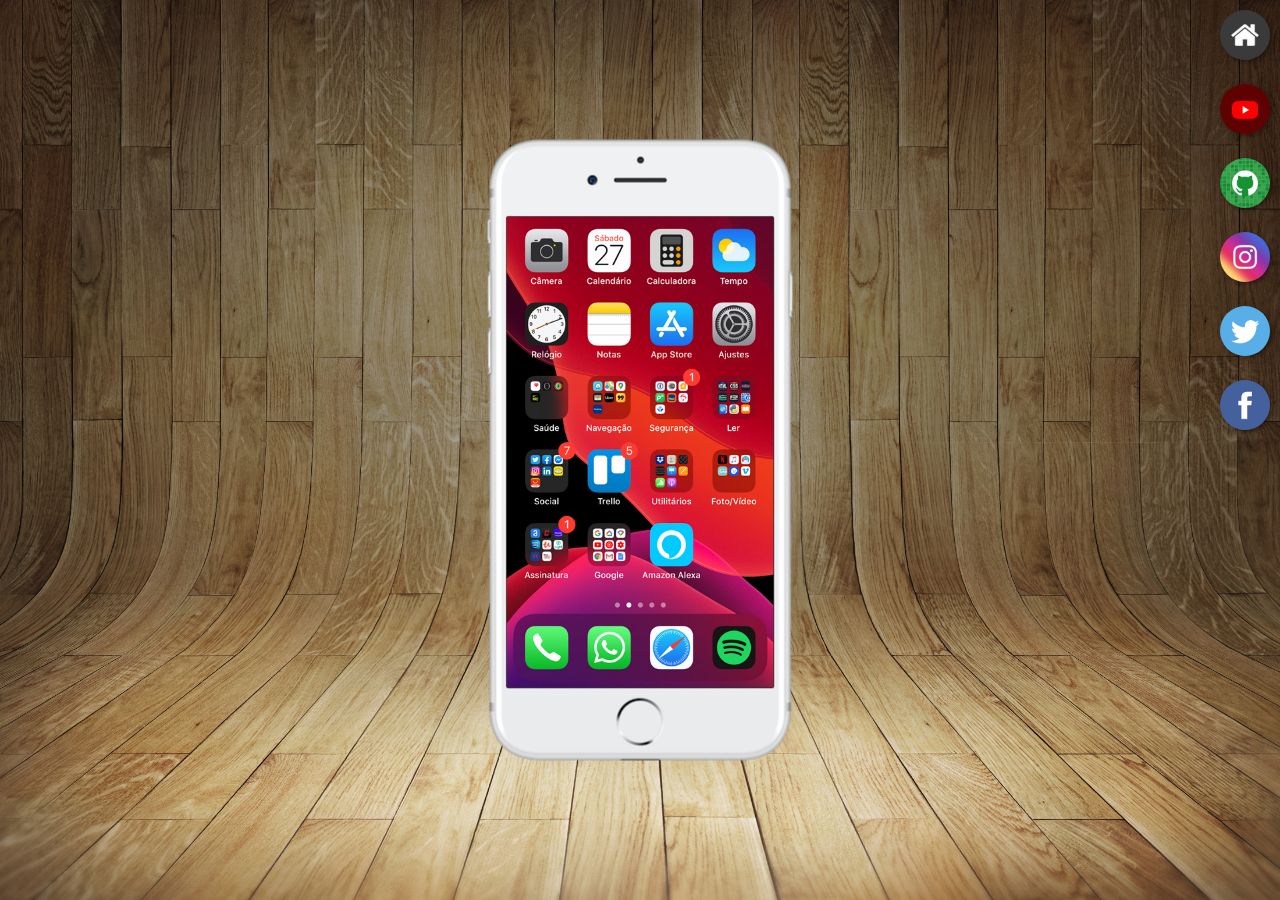
<file: index.html>
<!DOCTYPE html>
<html lang="pt-br">
<head>
    <meta charset="UTF-8">
    <meta name="viewport" content="width=device-width, initial-scale=1.0">
    <link rel="shortcut icon" href="favicon.ico" type="image/x-icon">
    <link rel="stylesheet" href="estilos/style.css">

    <title>Projeto Redes Sociais</title>
</head>
<body>
    <main>
        <section id="telefone">
            <iframe src="home.html" name="tela" id="tela" frameborder="0"> Seu navegador não é compatível com isso...
            </iframe>

        </section>

        <section id="redes-sociais">
            <a href="home.html" target="tela"><img src="imagens/logo-home.jpg" alt="Home"></a><br>

            <a href="youtube.html" target="tela"><img src="imagens/logo-youtube.jpg" alt="Youtube"></a><br>

            <a href="github.html" target="tela"><img src="imagens/logo-github.jpg" alt="GitHub"></a><br>

            <a href="instagram.html" target="tela"><img src="imagens/logo-instagram.jpg" alt="Instagram"></a><br>

            <a href="twitter.html" target="tela"><img src="imagens/logo-twitter.jpg" alt="Twitter"></a><br>
            
            <a href="facebook.html" target="tela"><img src="imagens/logo-facebook.jpg" alt="Facebook"></a>
            

        </section>
    </main>
    
</body>
</html>
</file>
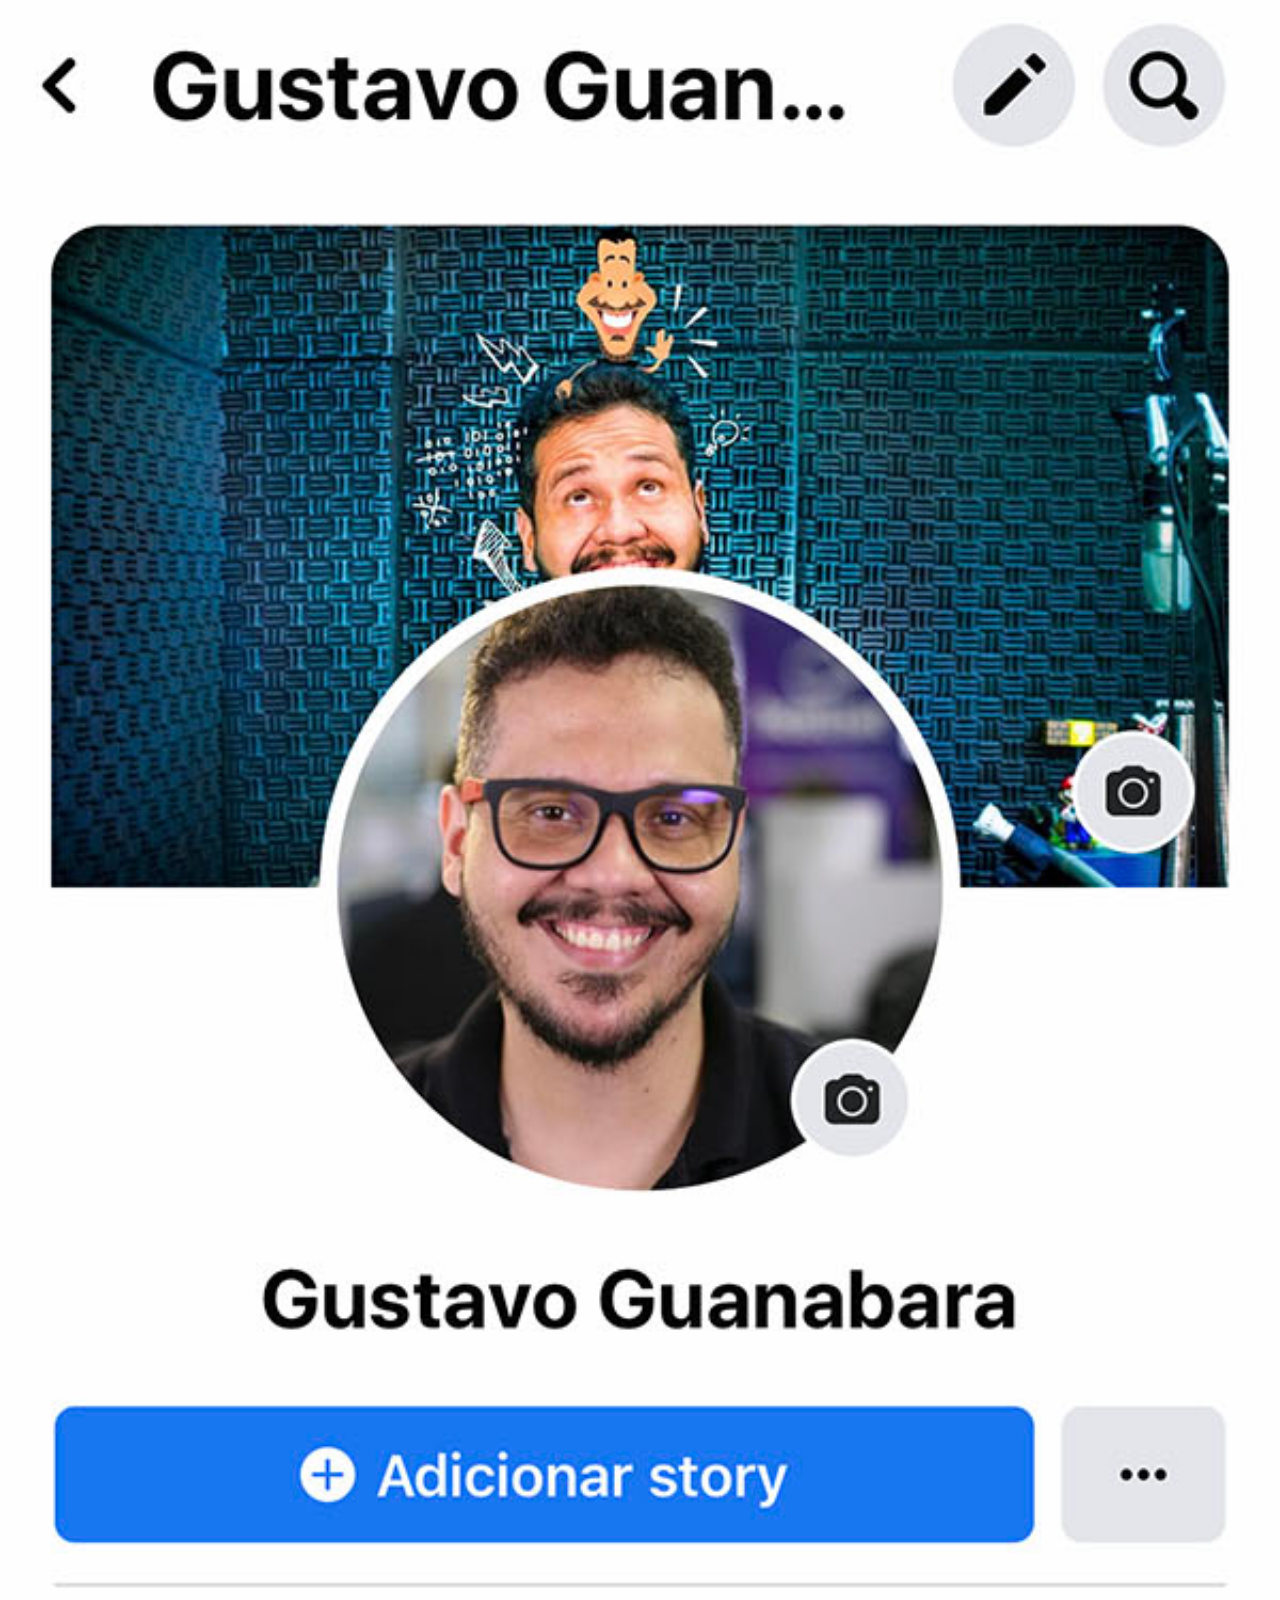
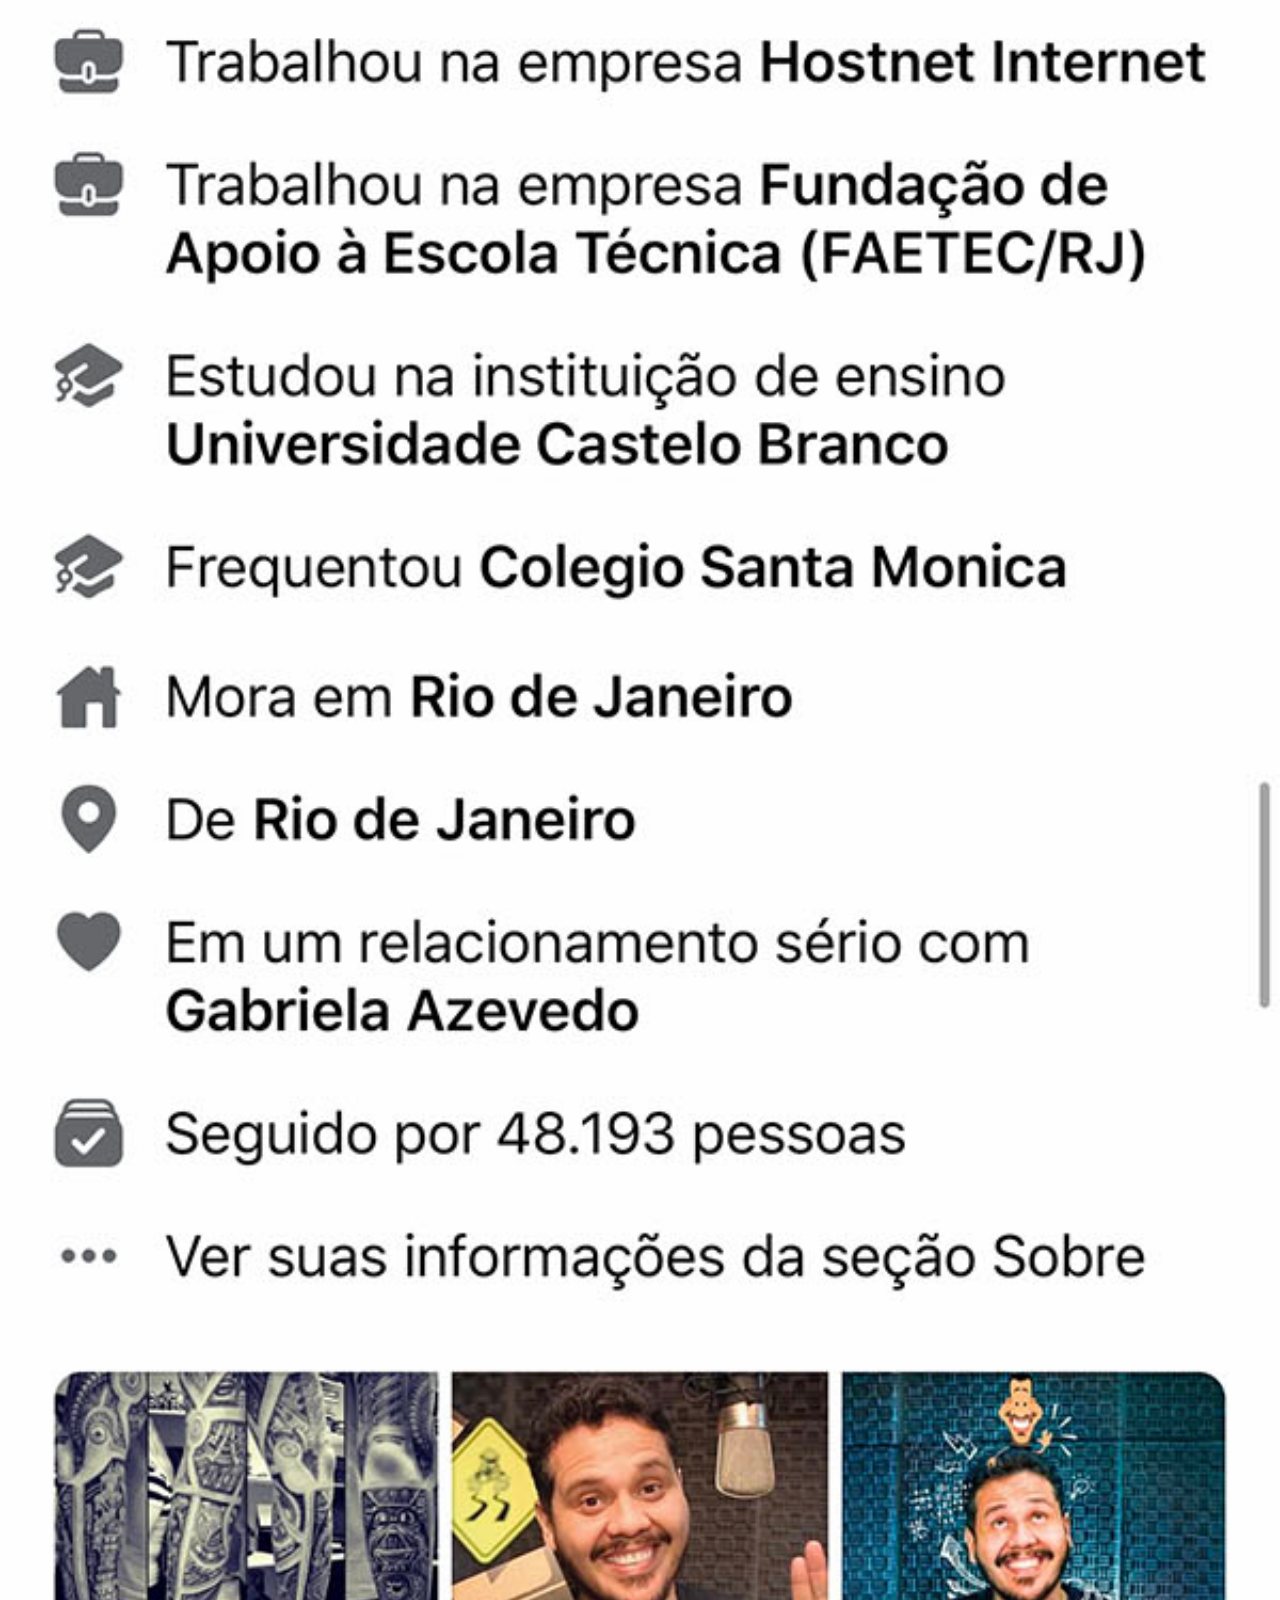
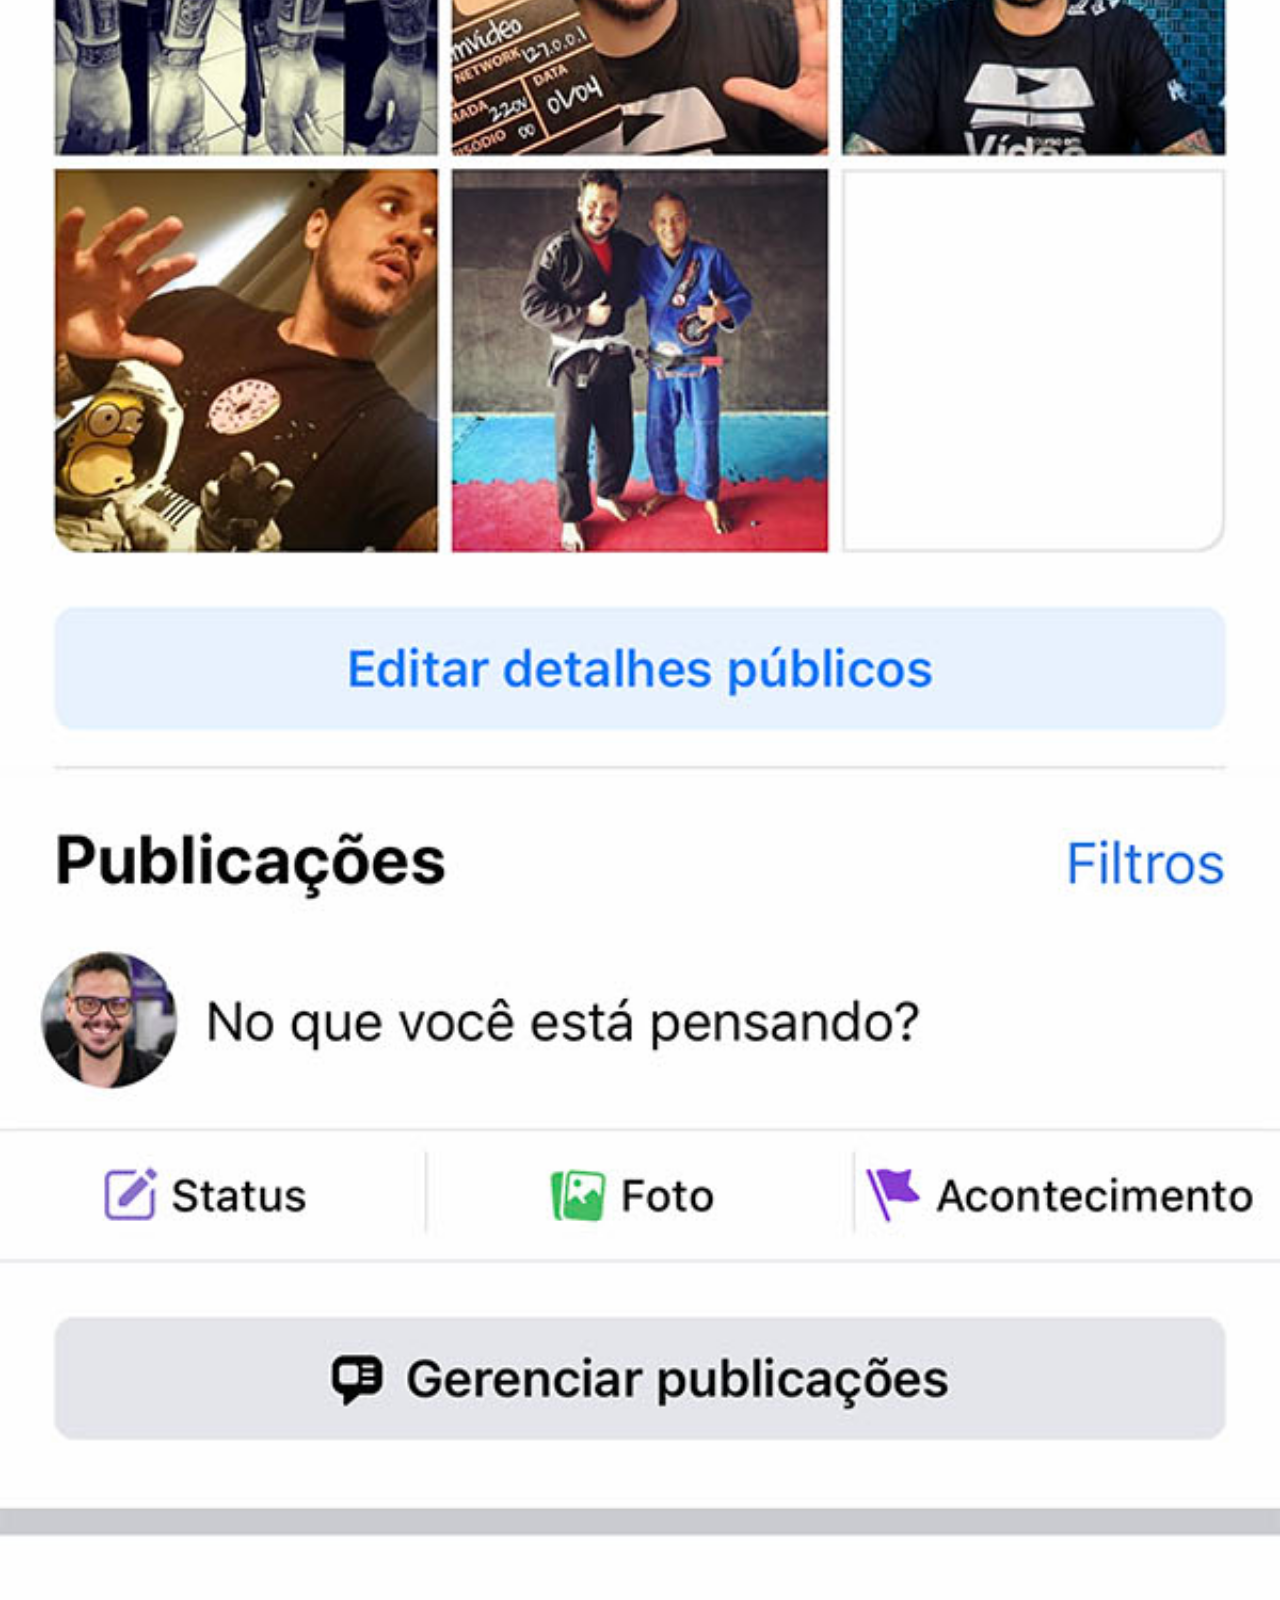
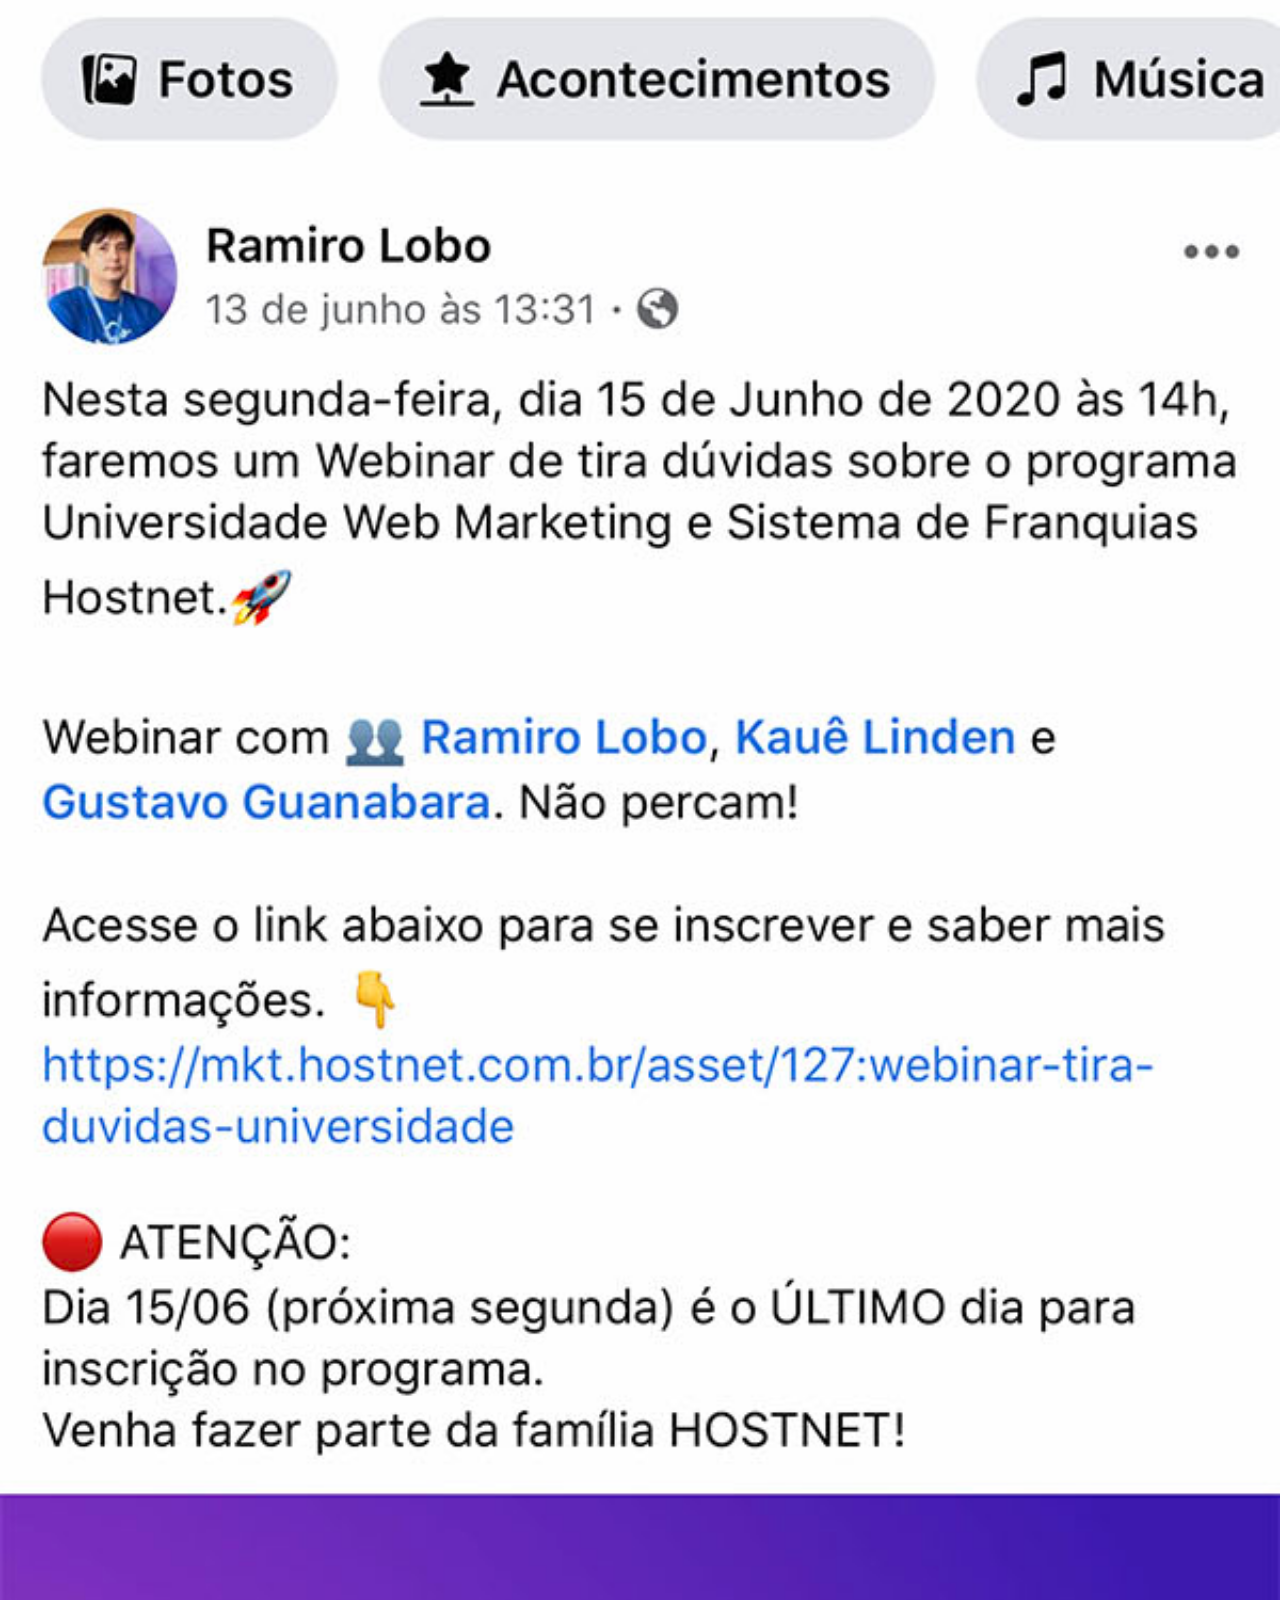
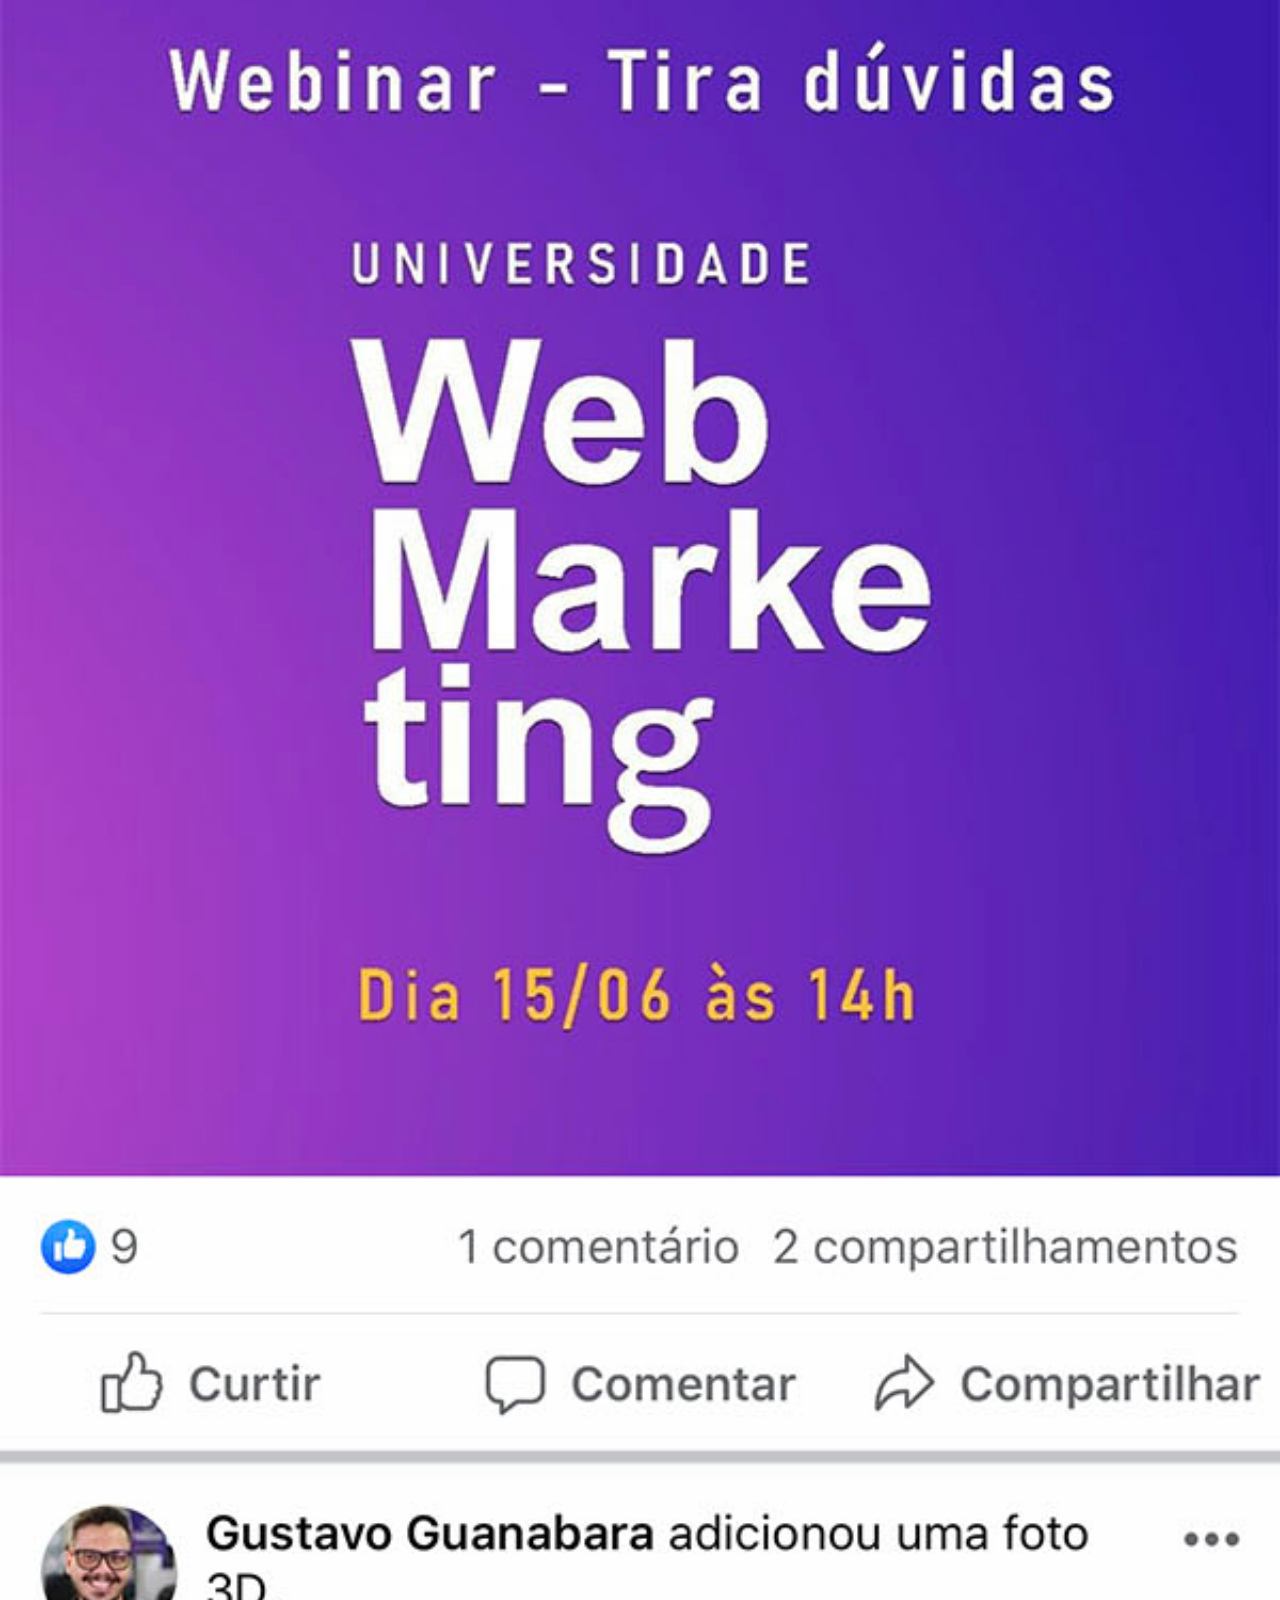
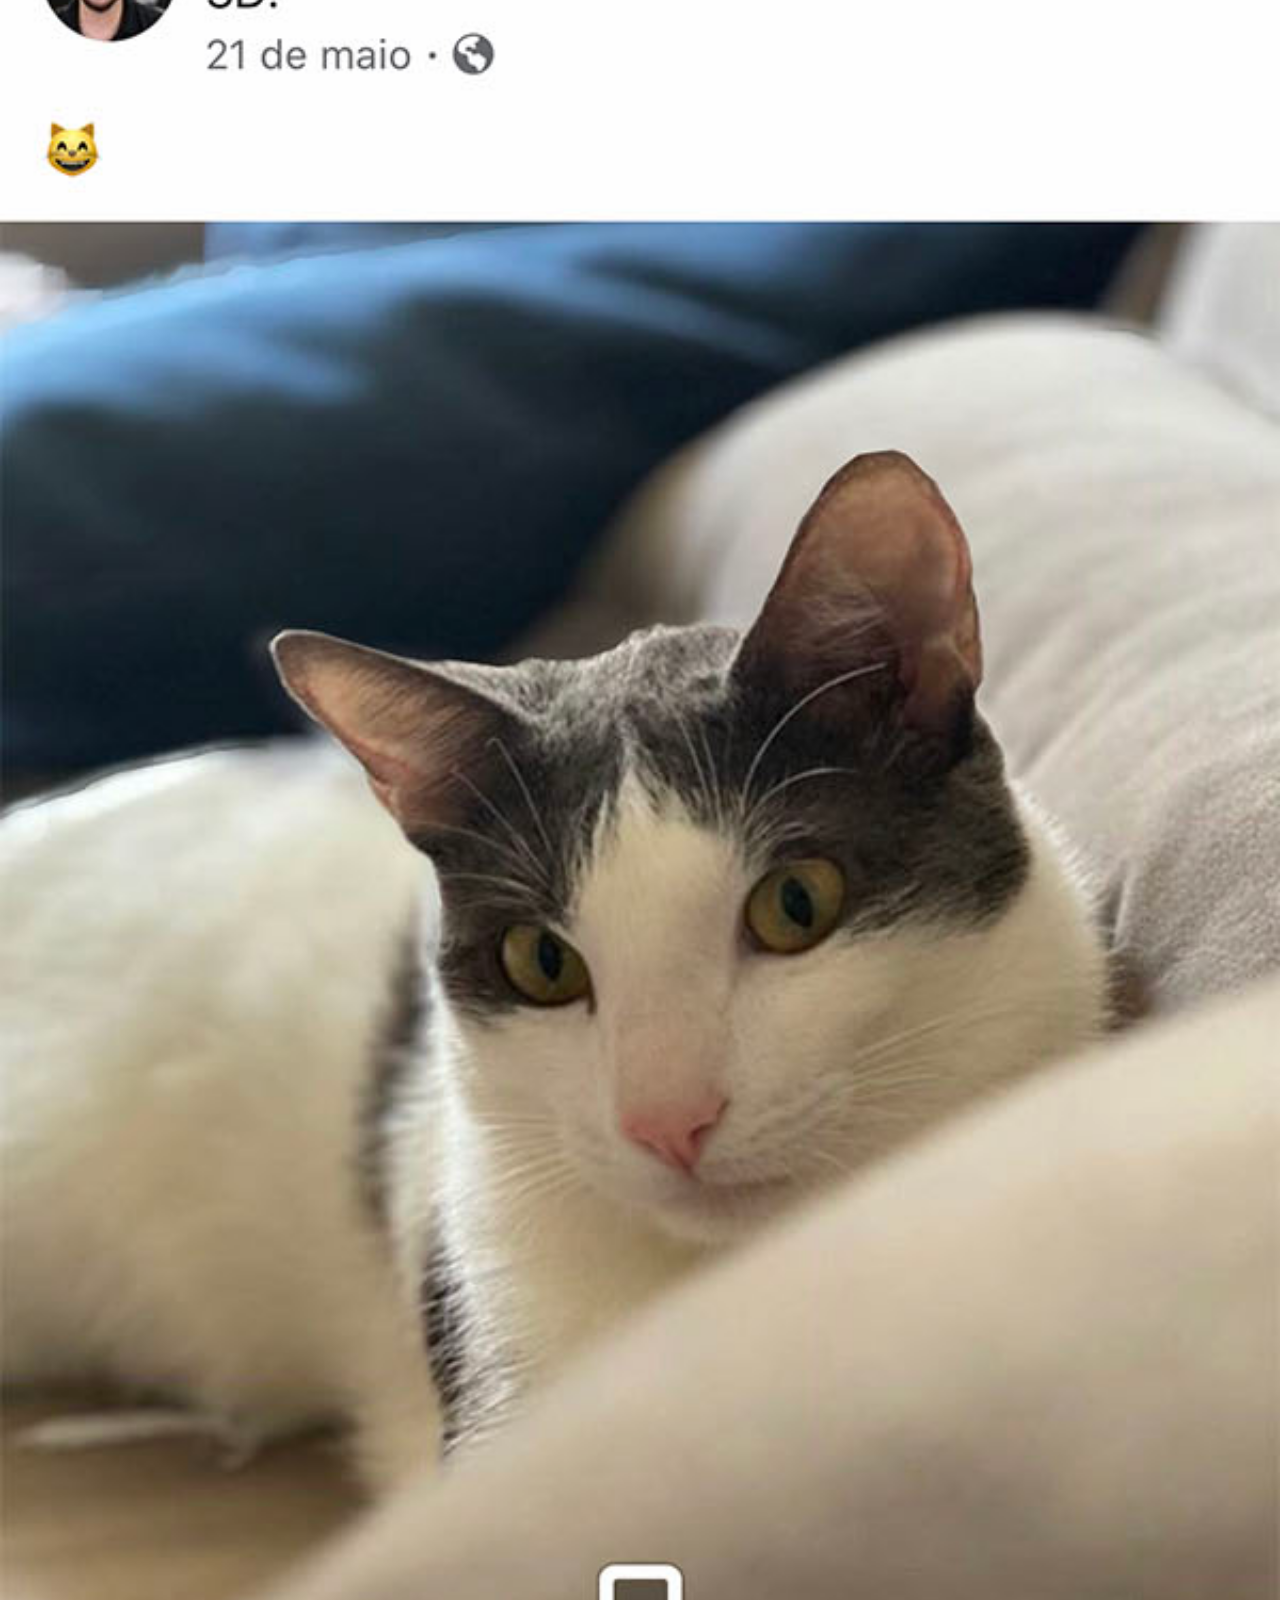
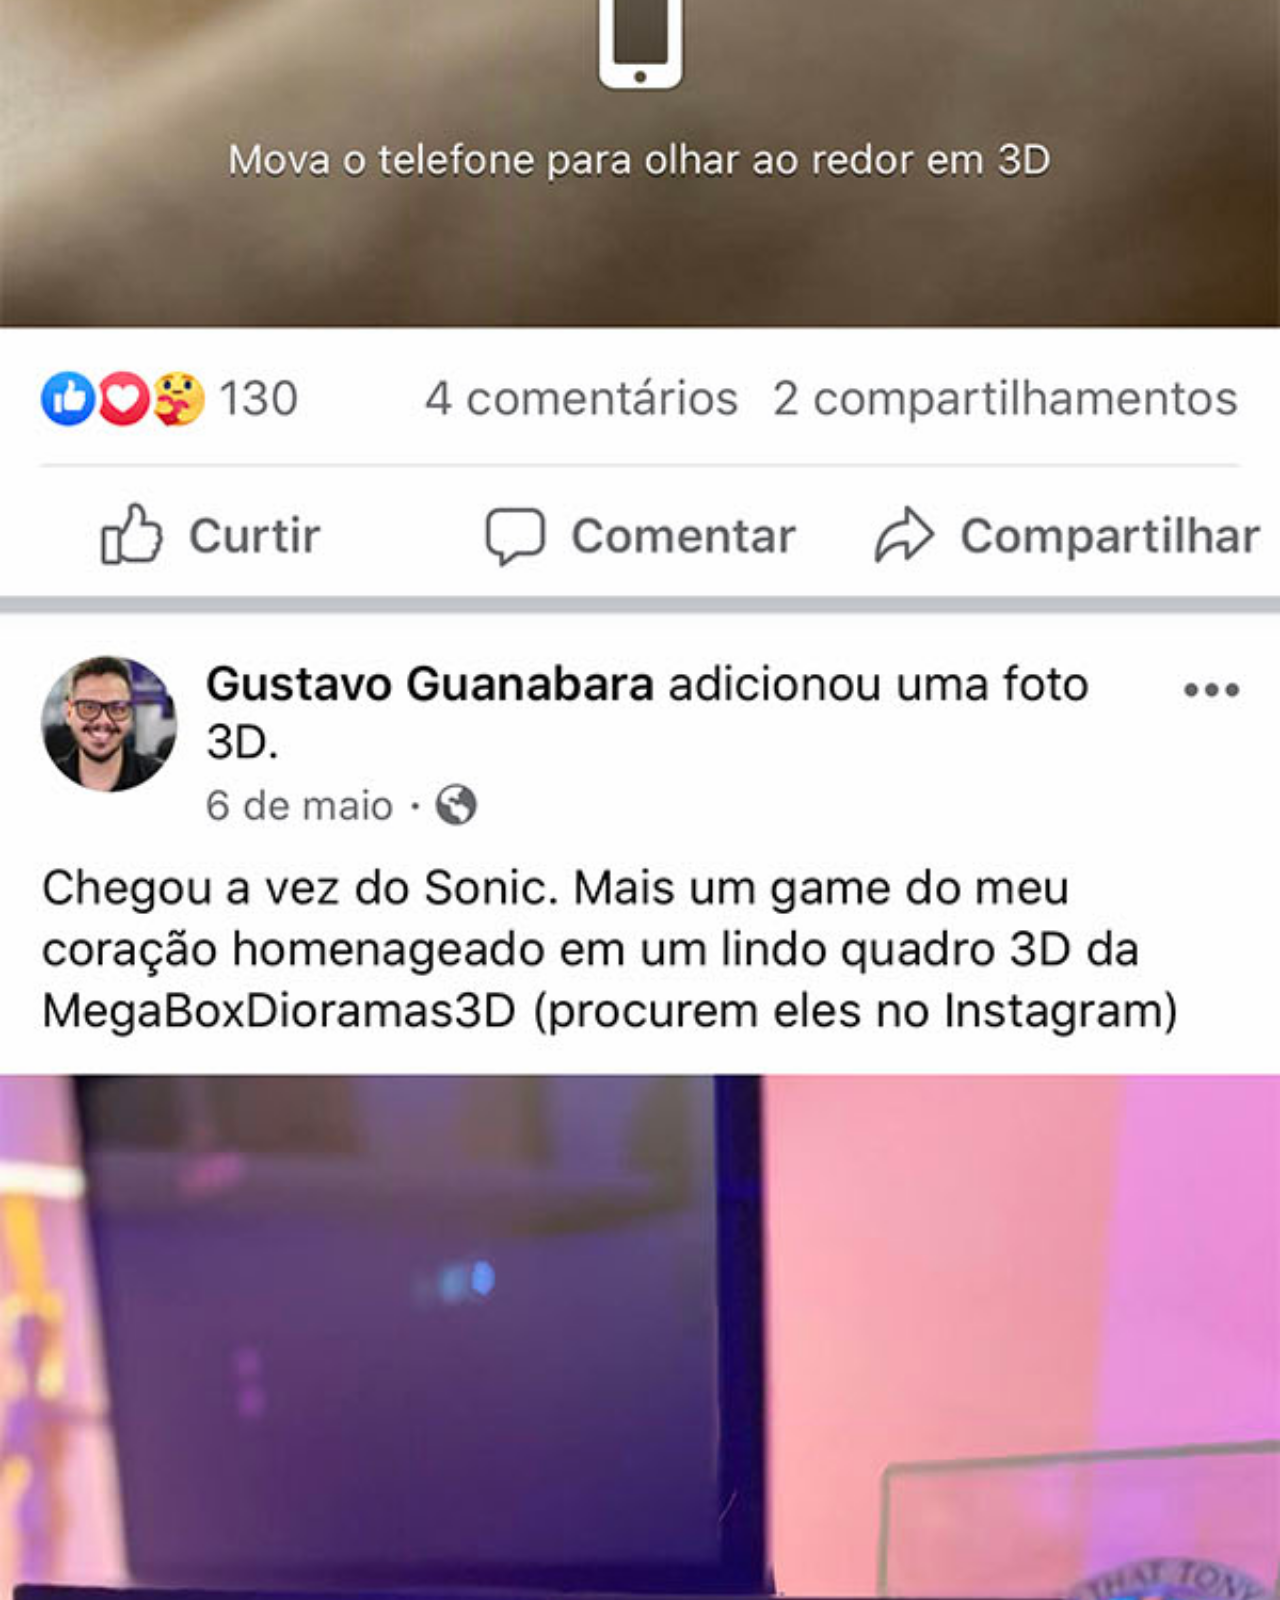
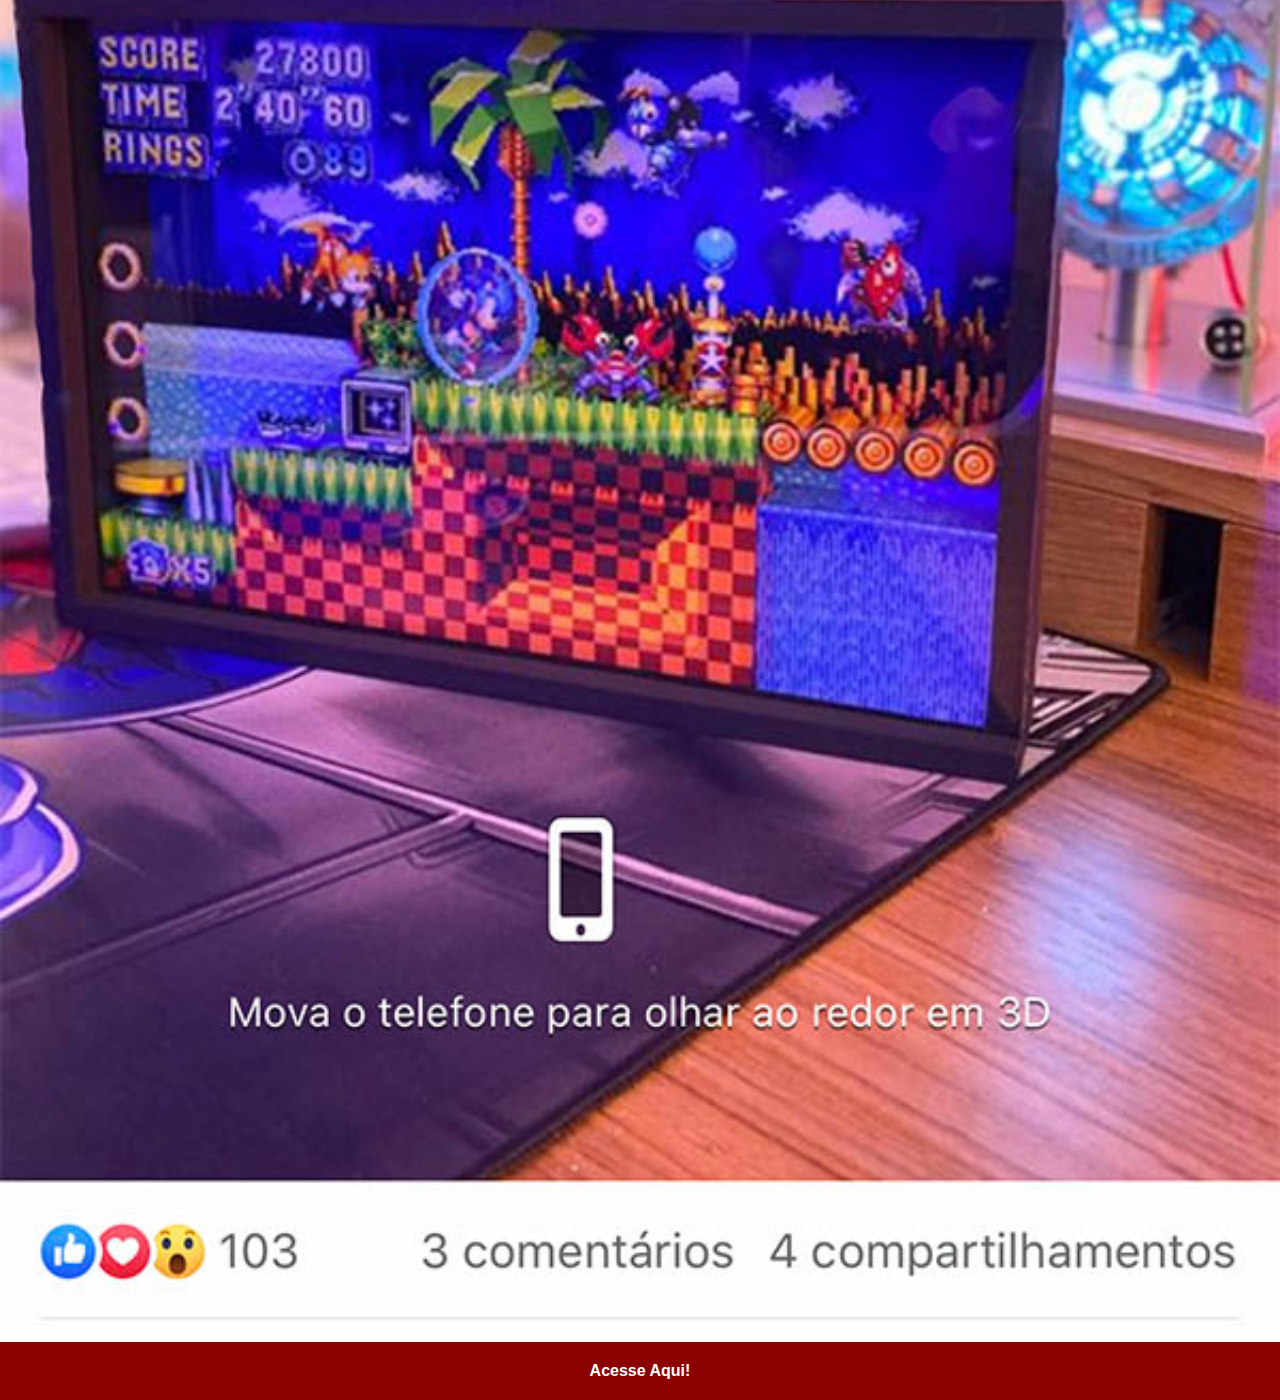
<file: facebook.html>
<!DOCTYPE html>
<html lang="pt-br">
<head>
    <meta charset="UTF-8">
    <meta name="viewport" content="width=device-width, initial-scale=1.0">
    <title>Facebook</title>

    <link rel="stylesheet" href="estilos social/social.css">

</head>
<body>

    <img src="imagens/tela-facebook.jpg" alt="Facebook">
    <a href="https://www.facebook.com/gustavoguanabara/?locale=pt_BR" target="_blank">Acesse Aqui!</a>
    
</body>
</html>
</file>
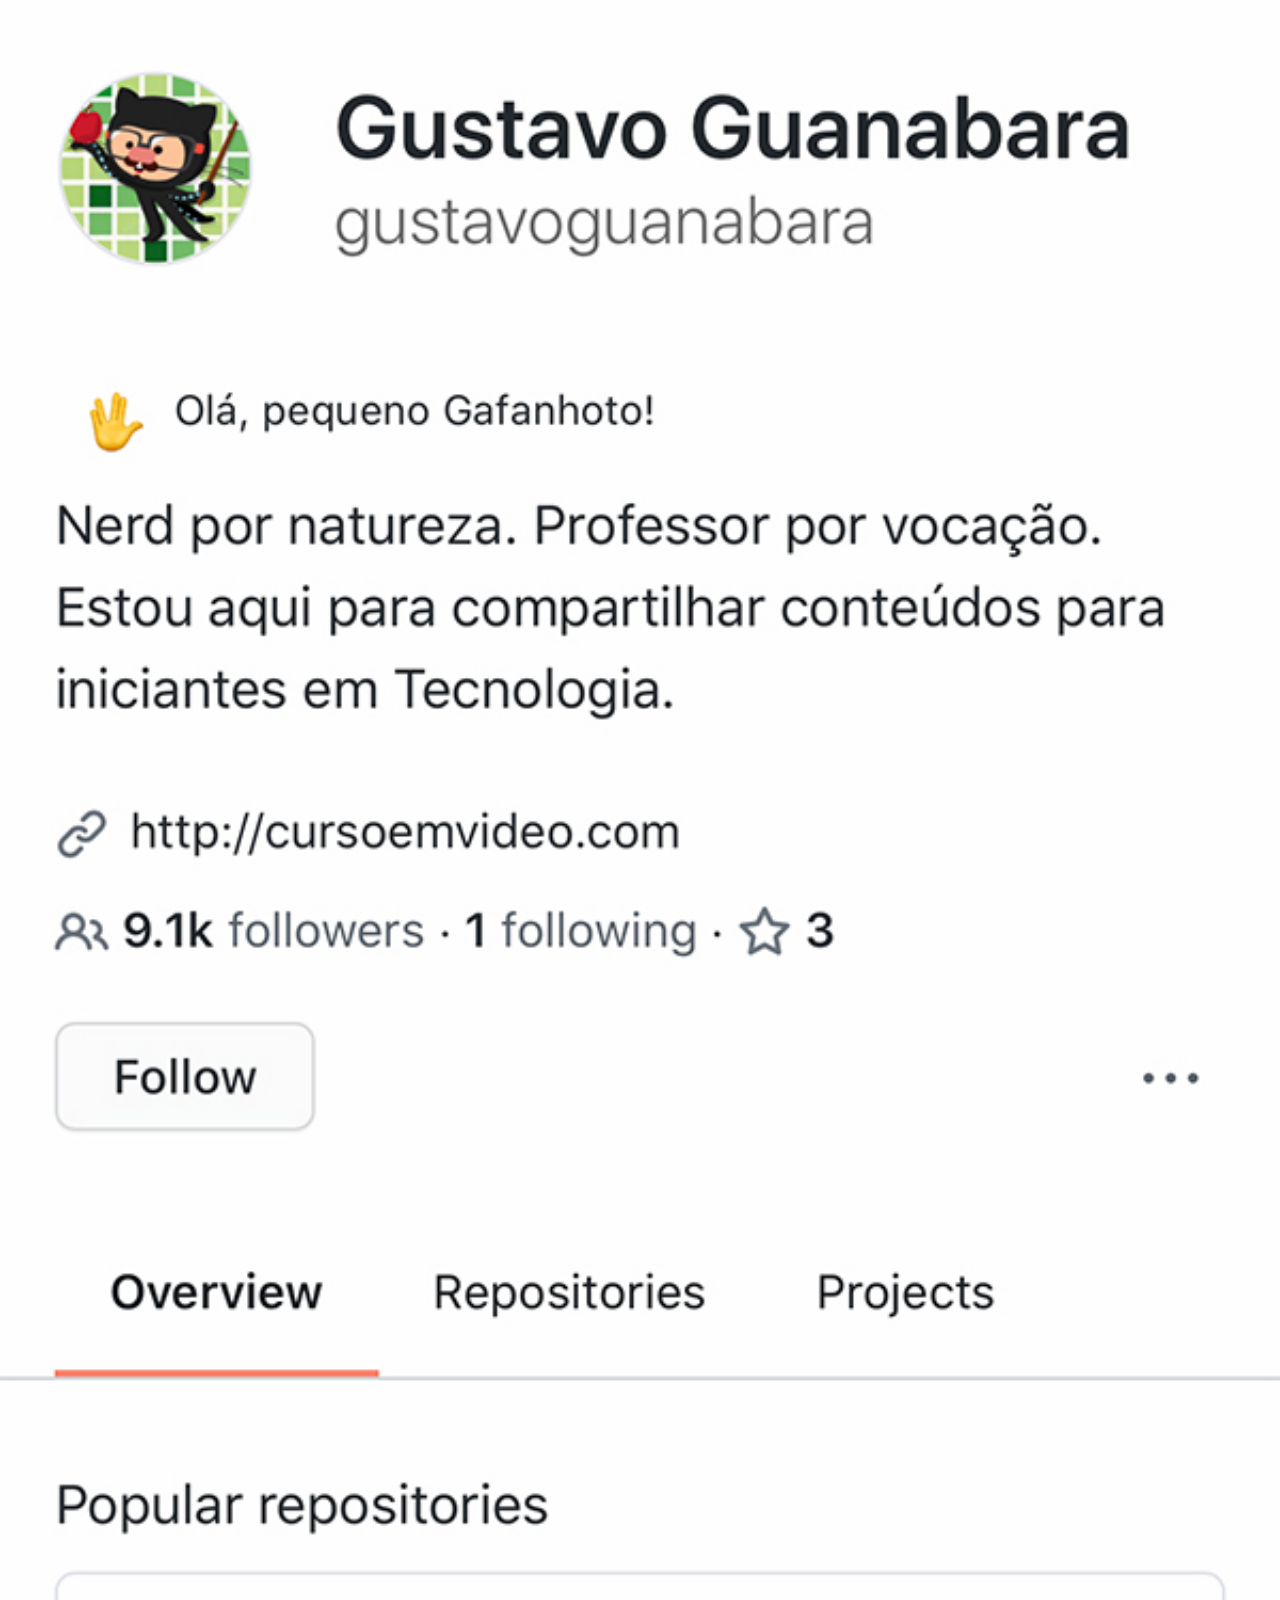
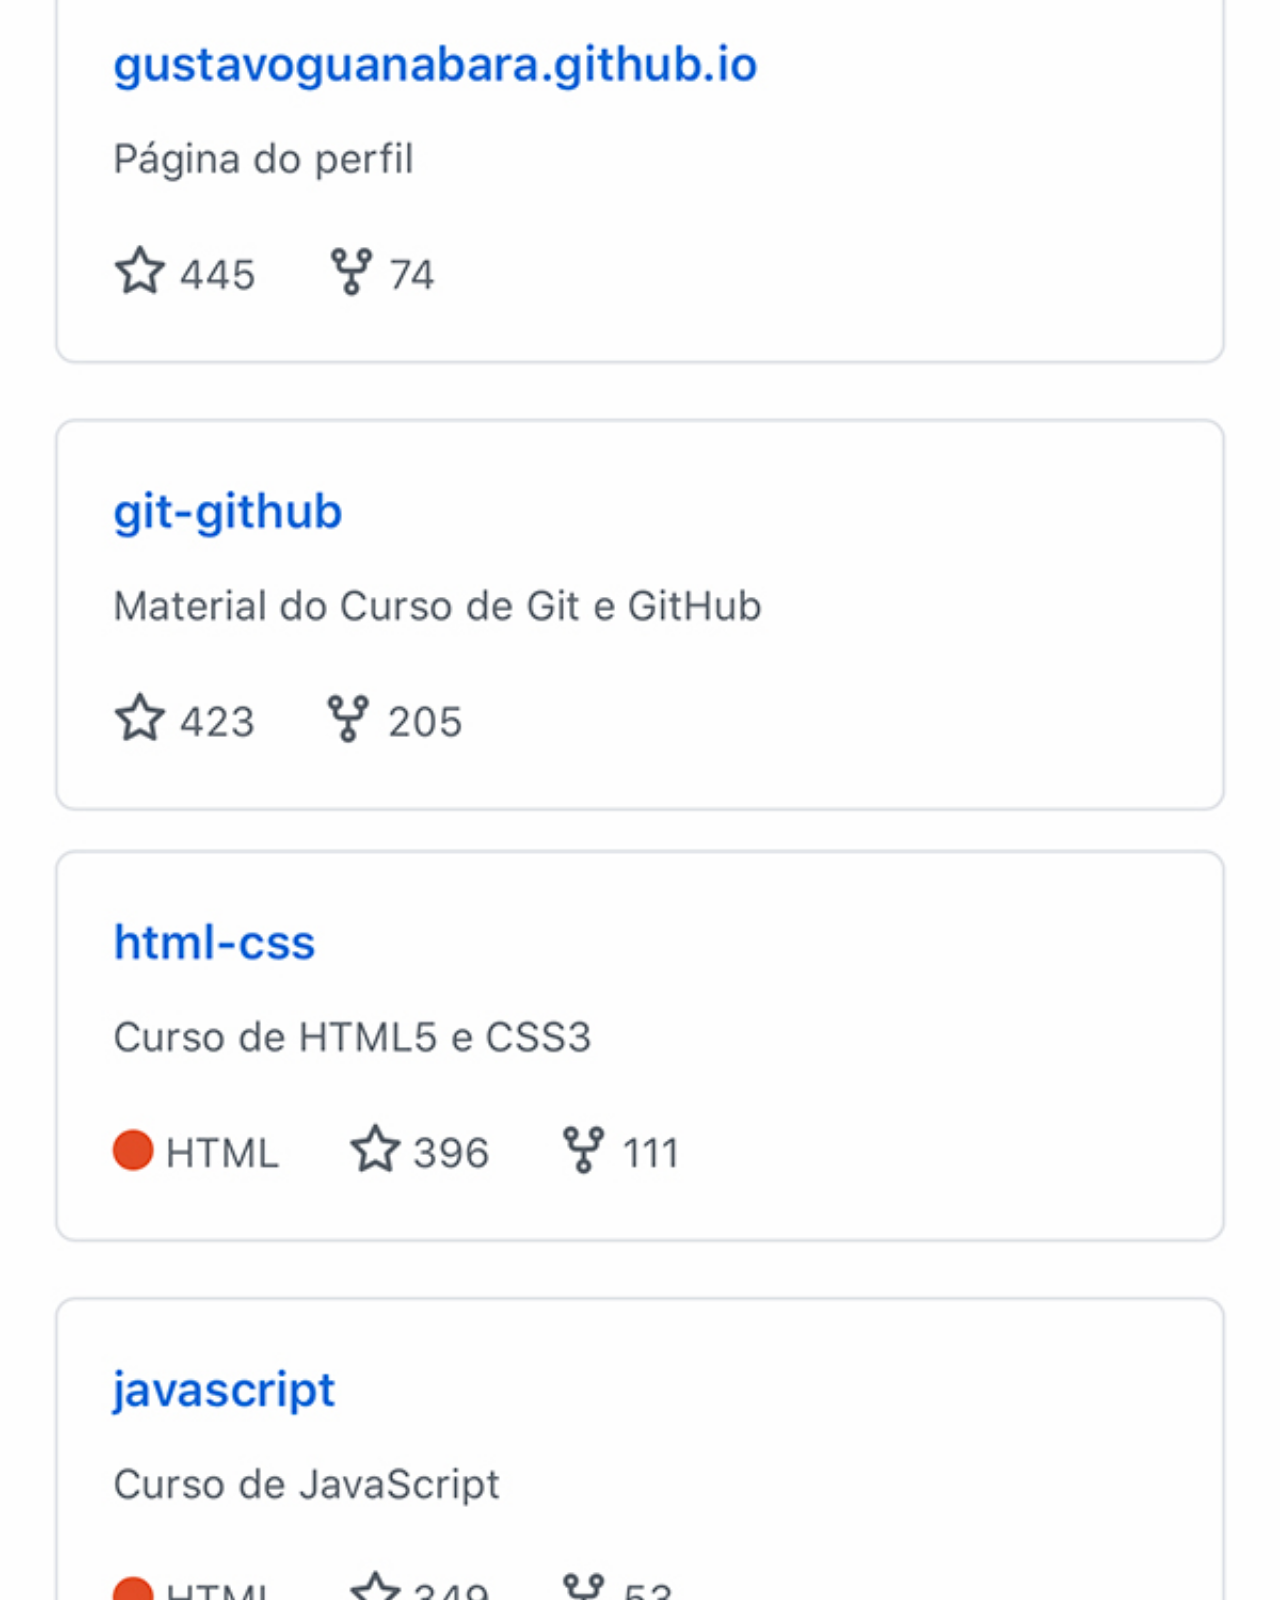
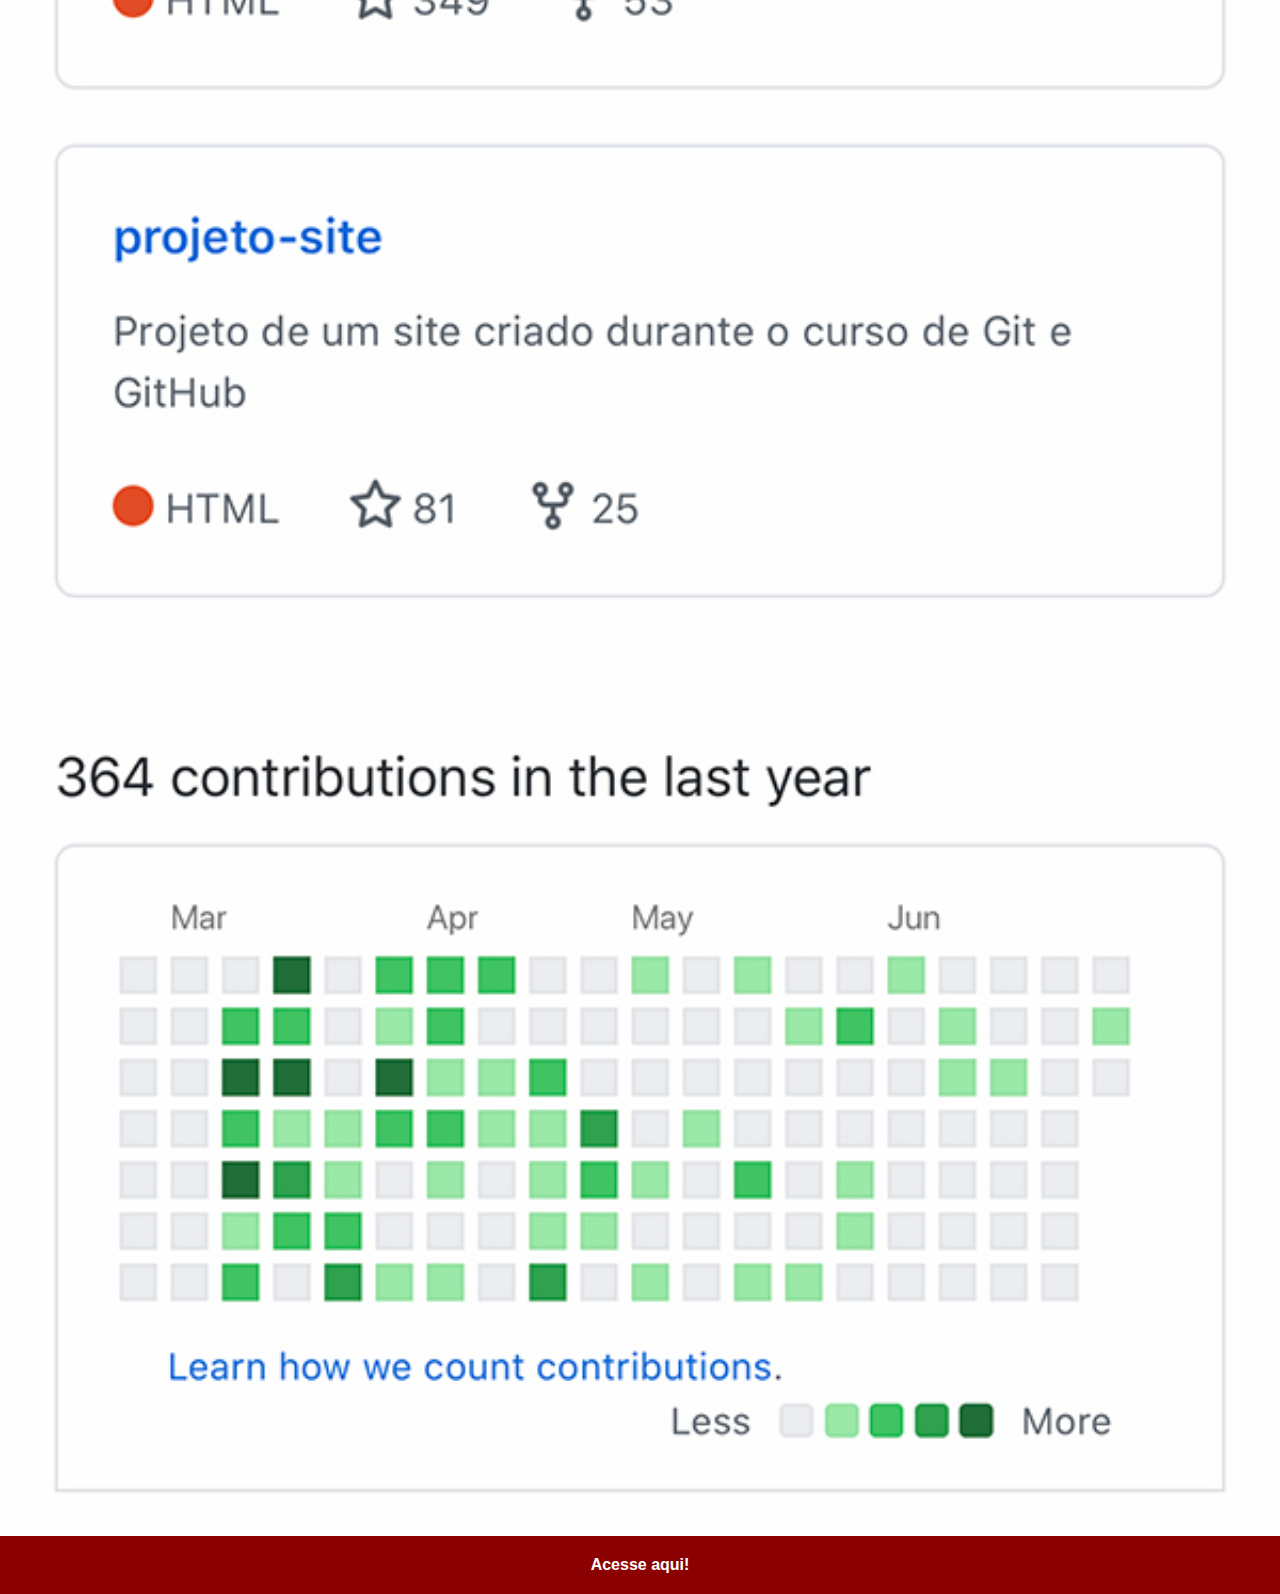
<file: github.html>
<!DOCTYPE html>
<html lang="pt-br">
<head>
    <meta charset="UTF-8">
    <meta name="viewport" content="width=device-width, initial-scale=1.0">
    <title>Github</title>
    
    <link rel="stylesheet" href="estilos social/social.css">

</head>
<body>
    
    <img src="imagens/tela-github.jpg" alt="Github">
    <a href="https://gustavoguanabara.github.io/" target="_blank">Acesse aqui!</a>
    
</body>
</html>
</file>
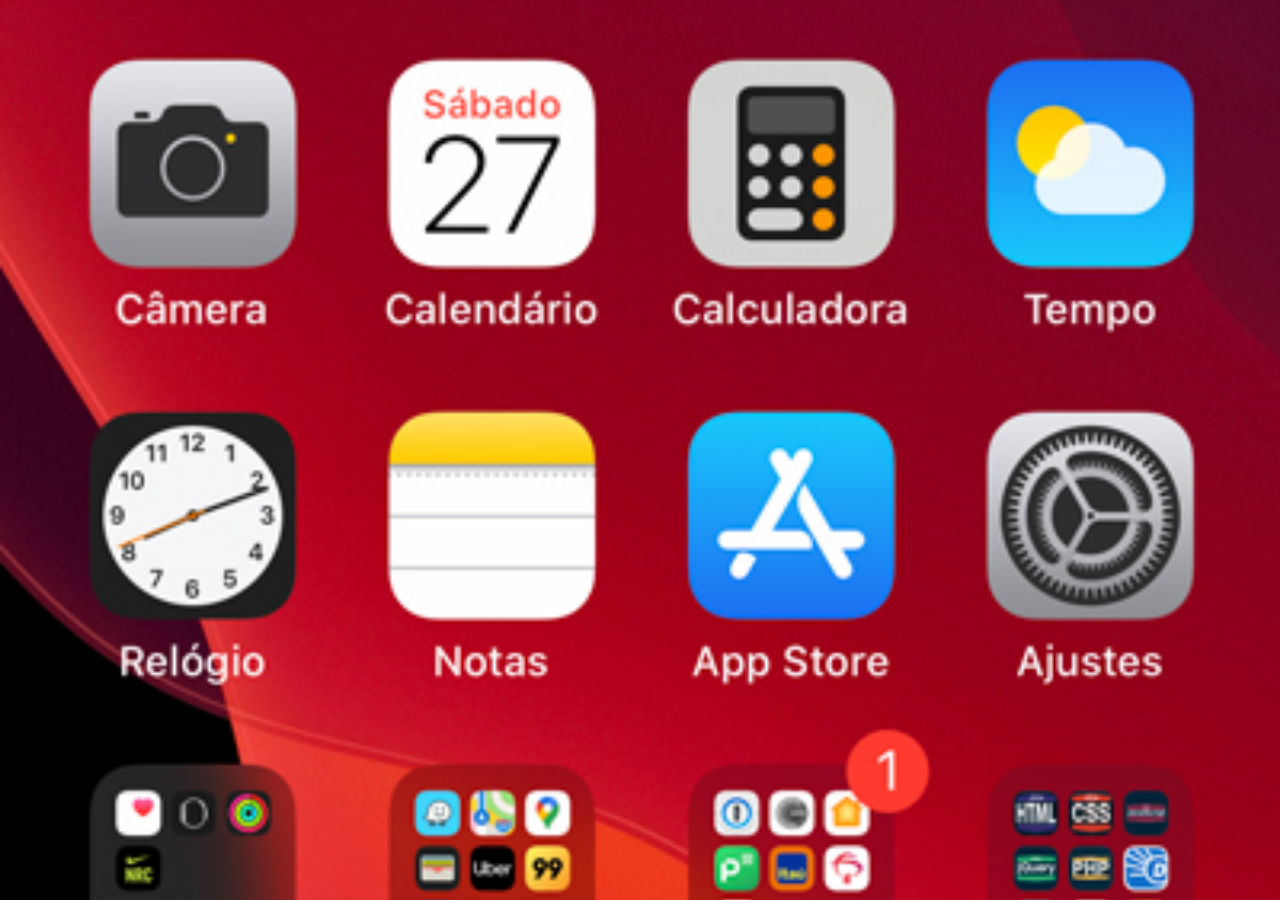
<file: home.html>
<!DOCTYPE html>
<html lang="pt-br">
<head>
    <meta charset="UTF-8">
    <meta name="viewport" content="width=device-width, initial-scale=1.0">
    <title>Home</title>
</head>
<style>
    *{
        margin: 0px;
        padding: 0px;
        
    }

    body{
        width: 100vw;
        height: 100vh;
        background: black url('imagens/tela-home.jpg') no-repeat top center;
        background-size: cover;
    }

</style>

<body>
    
</body>
</html>
</file>
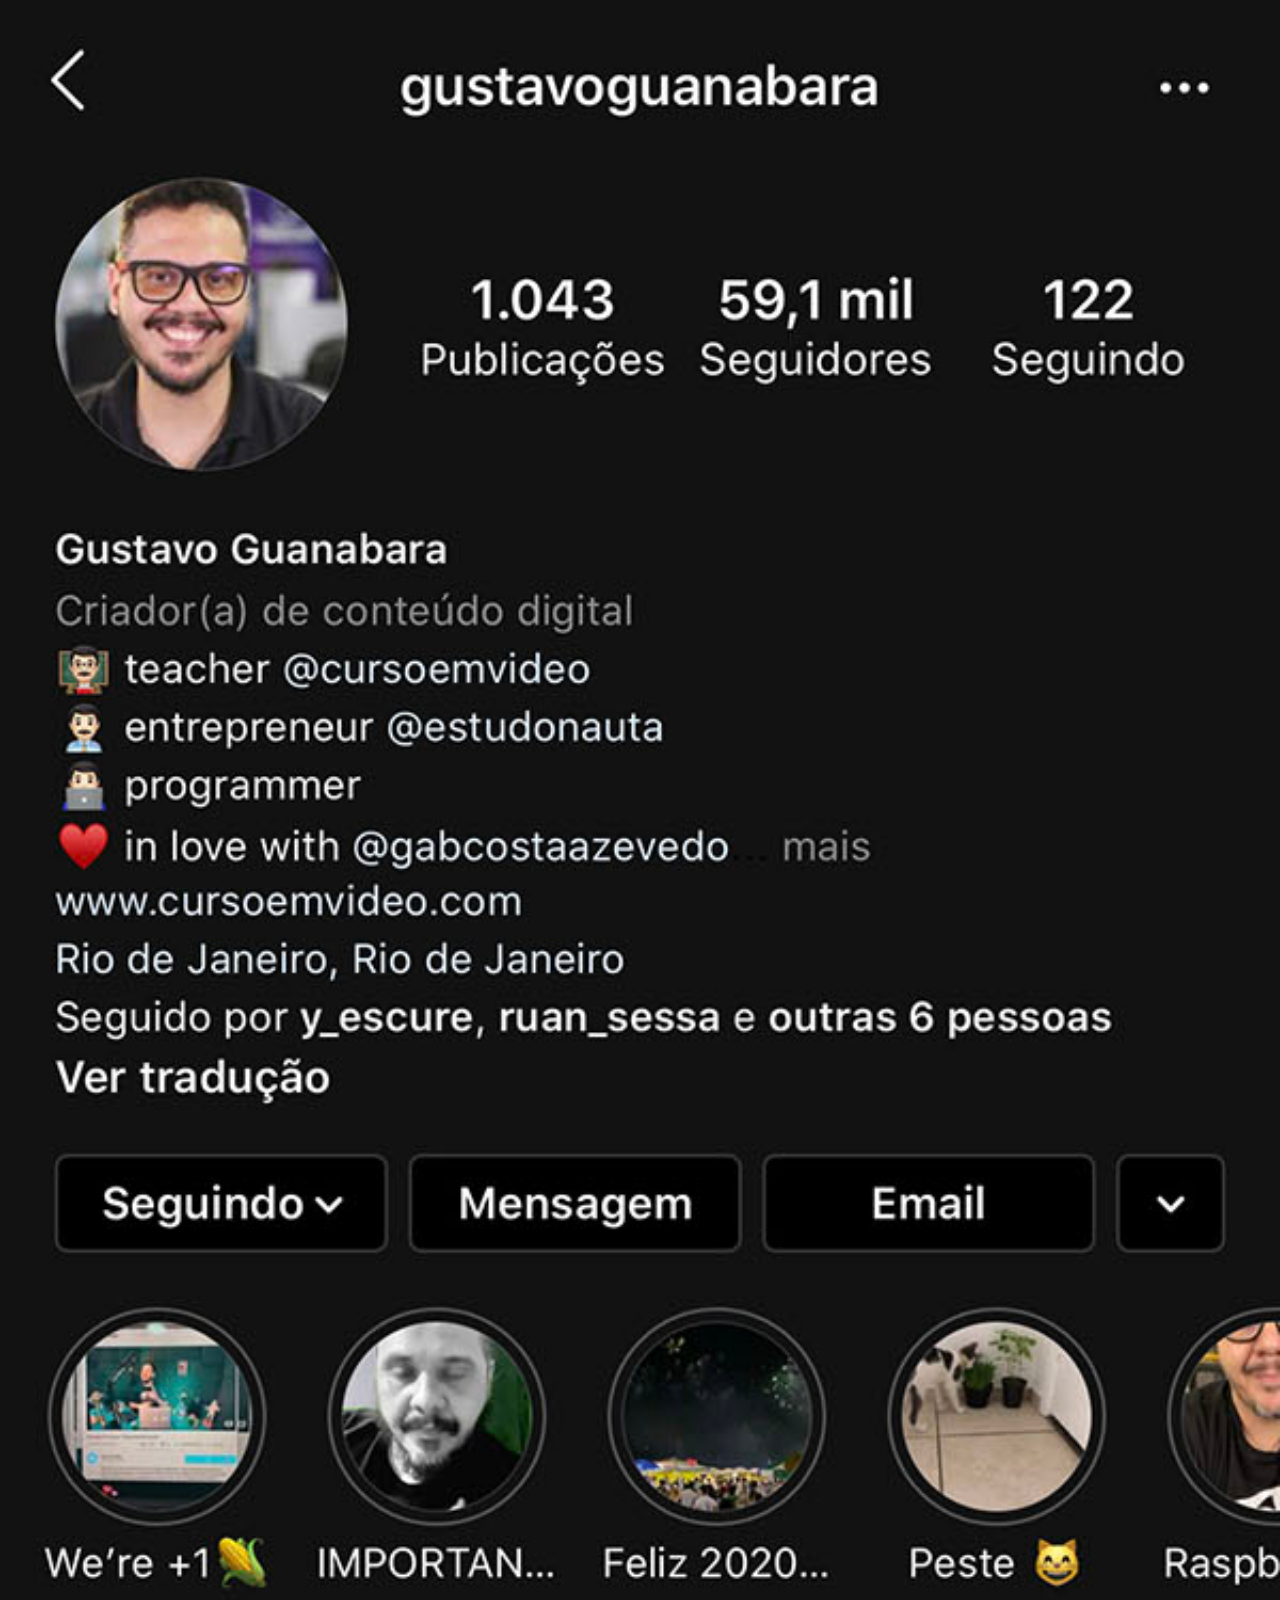
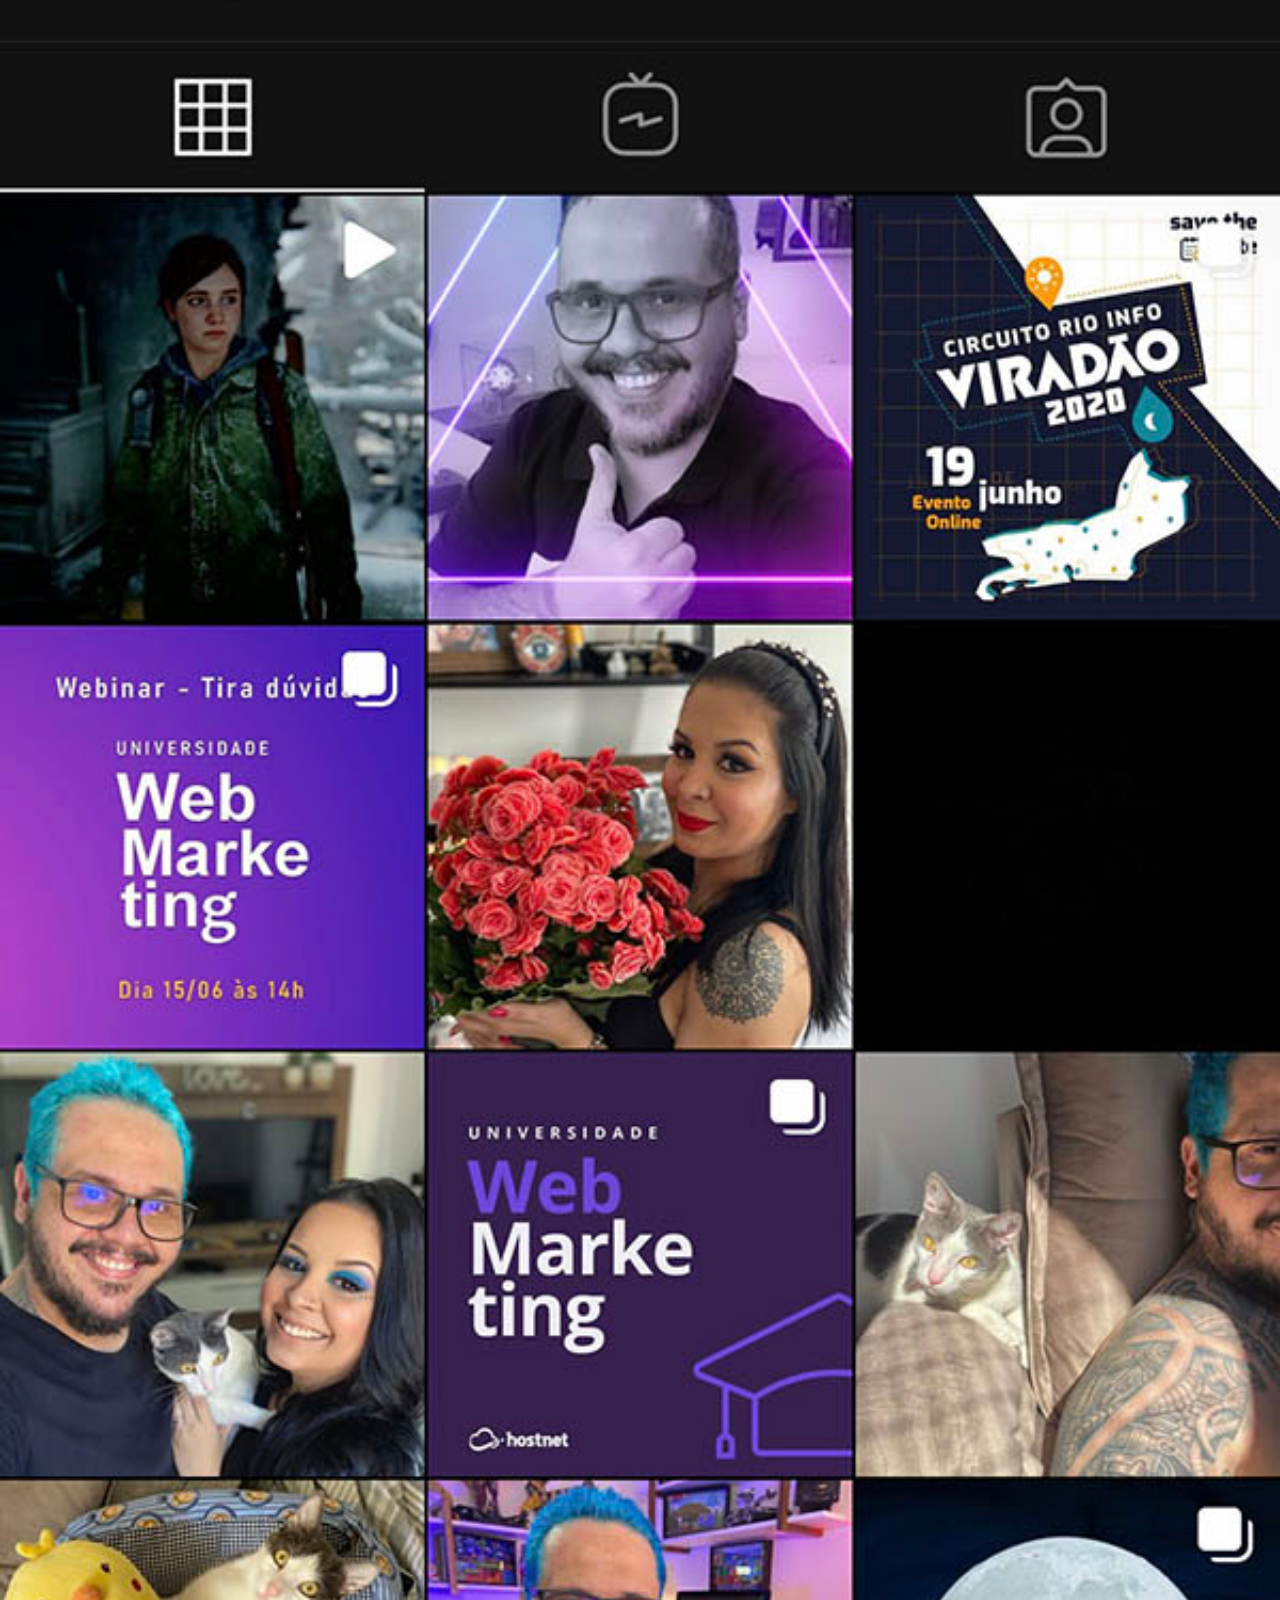
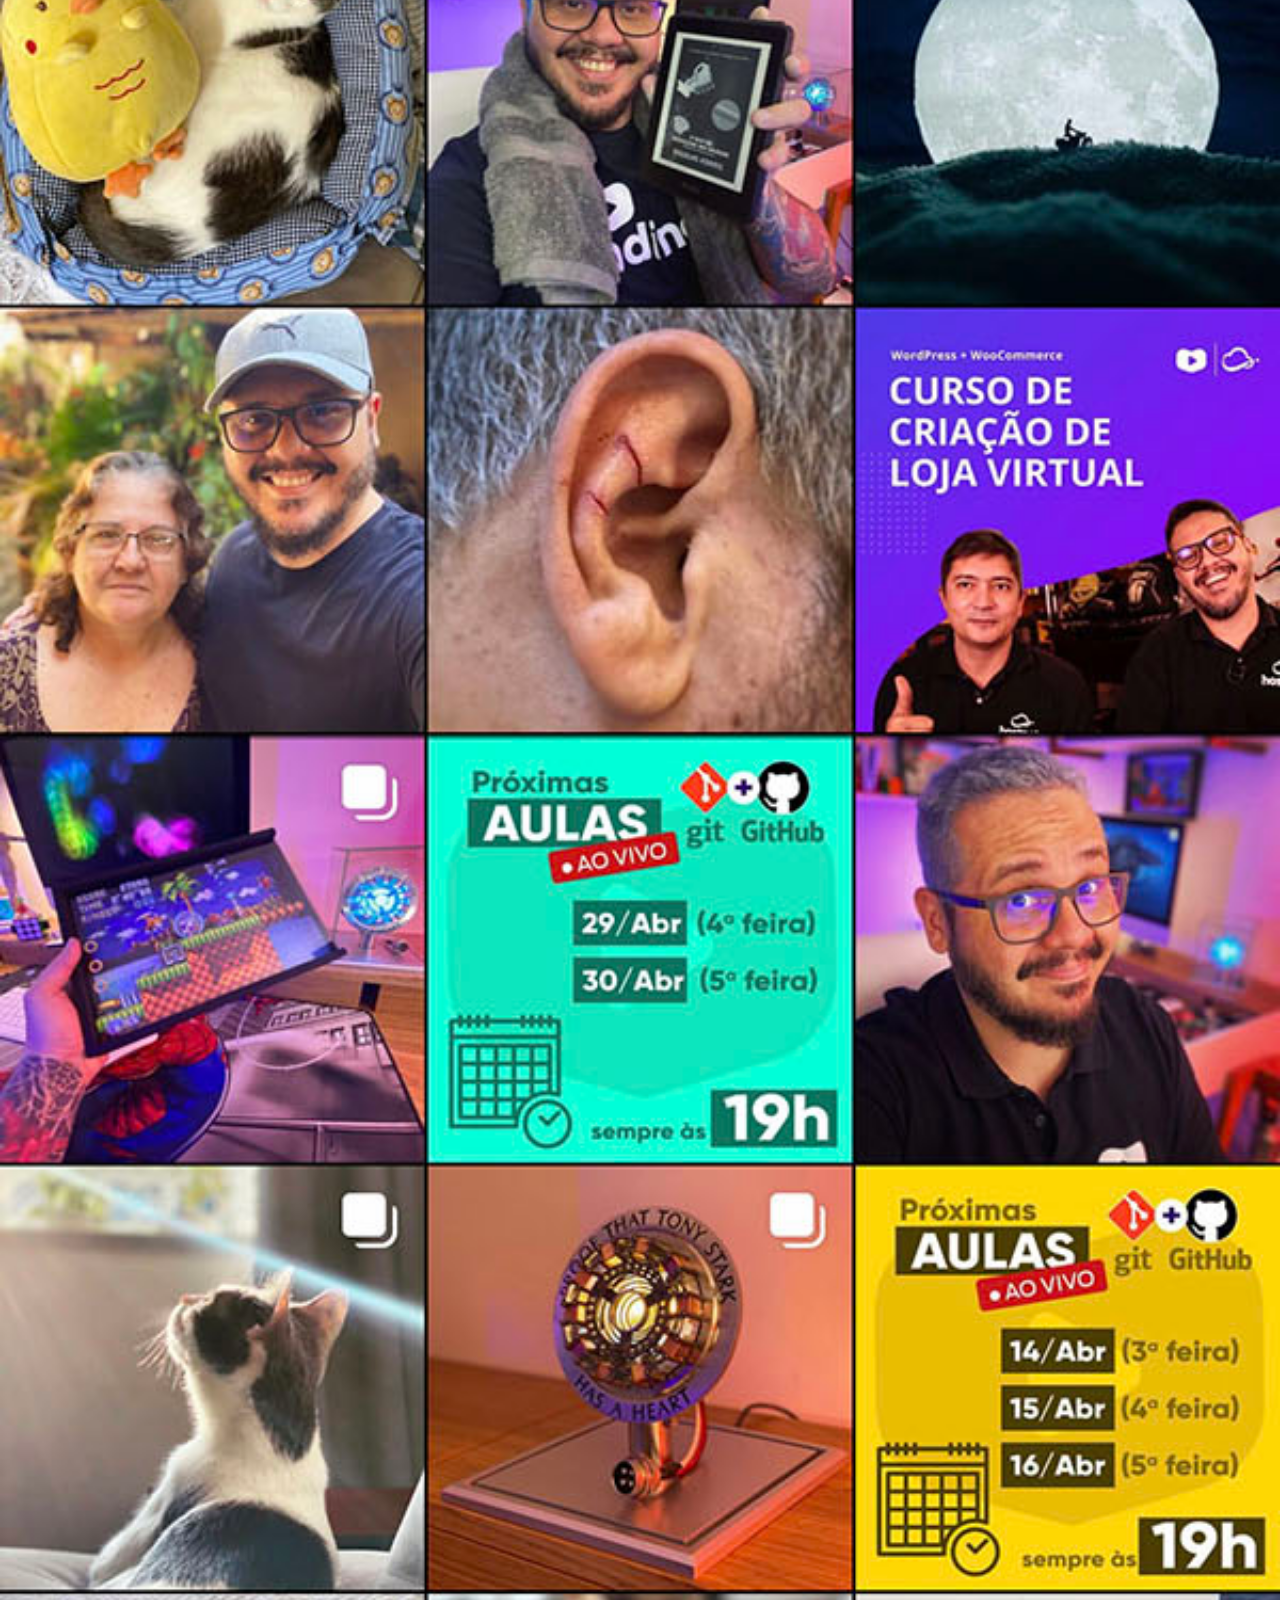
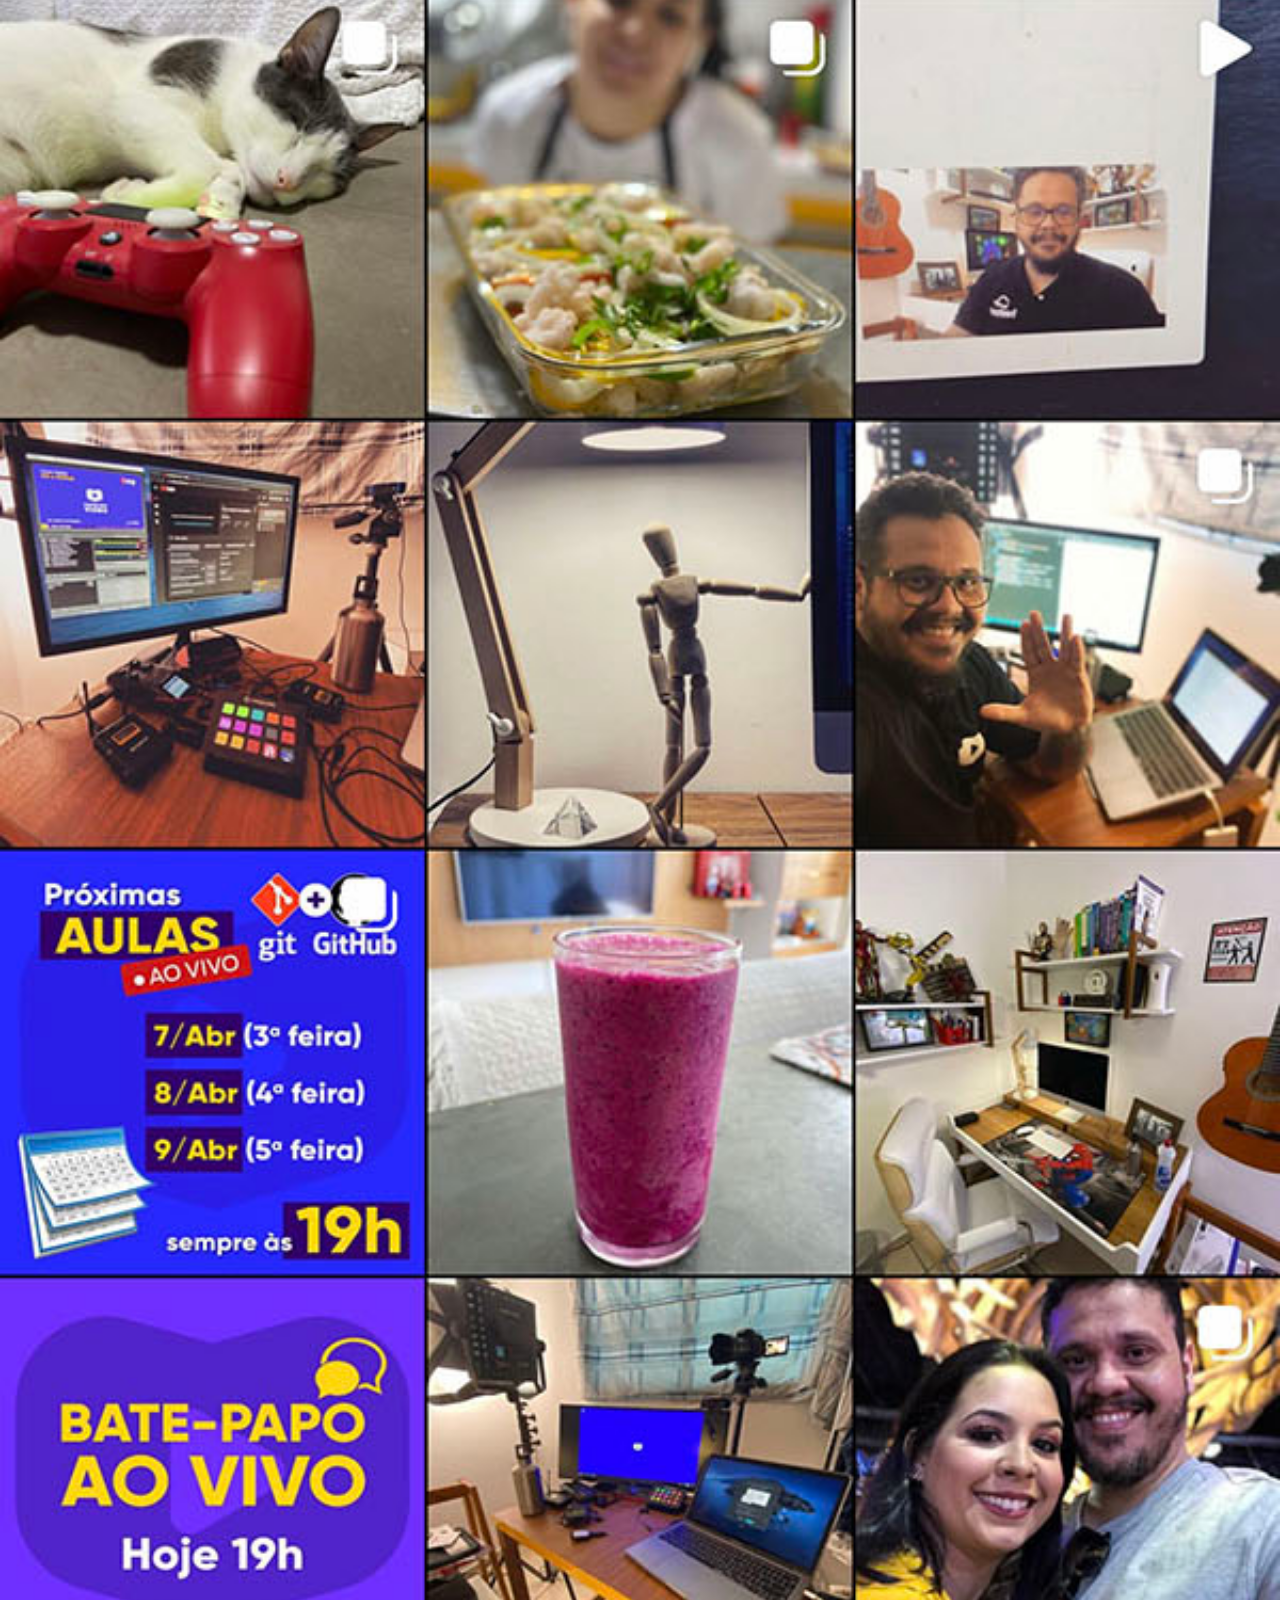
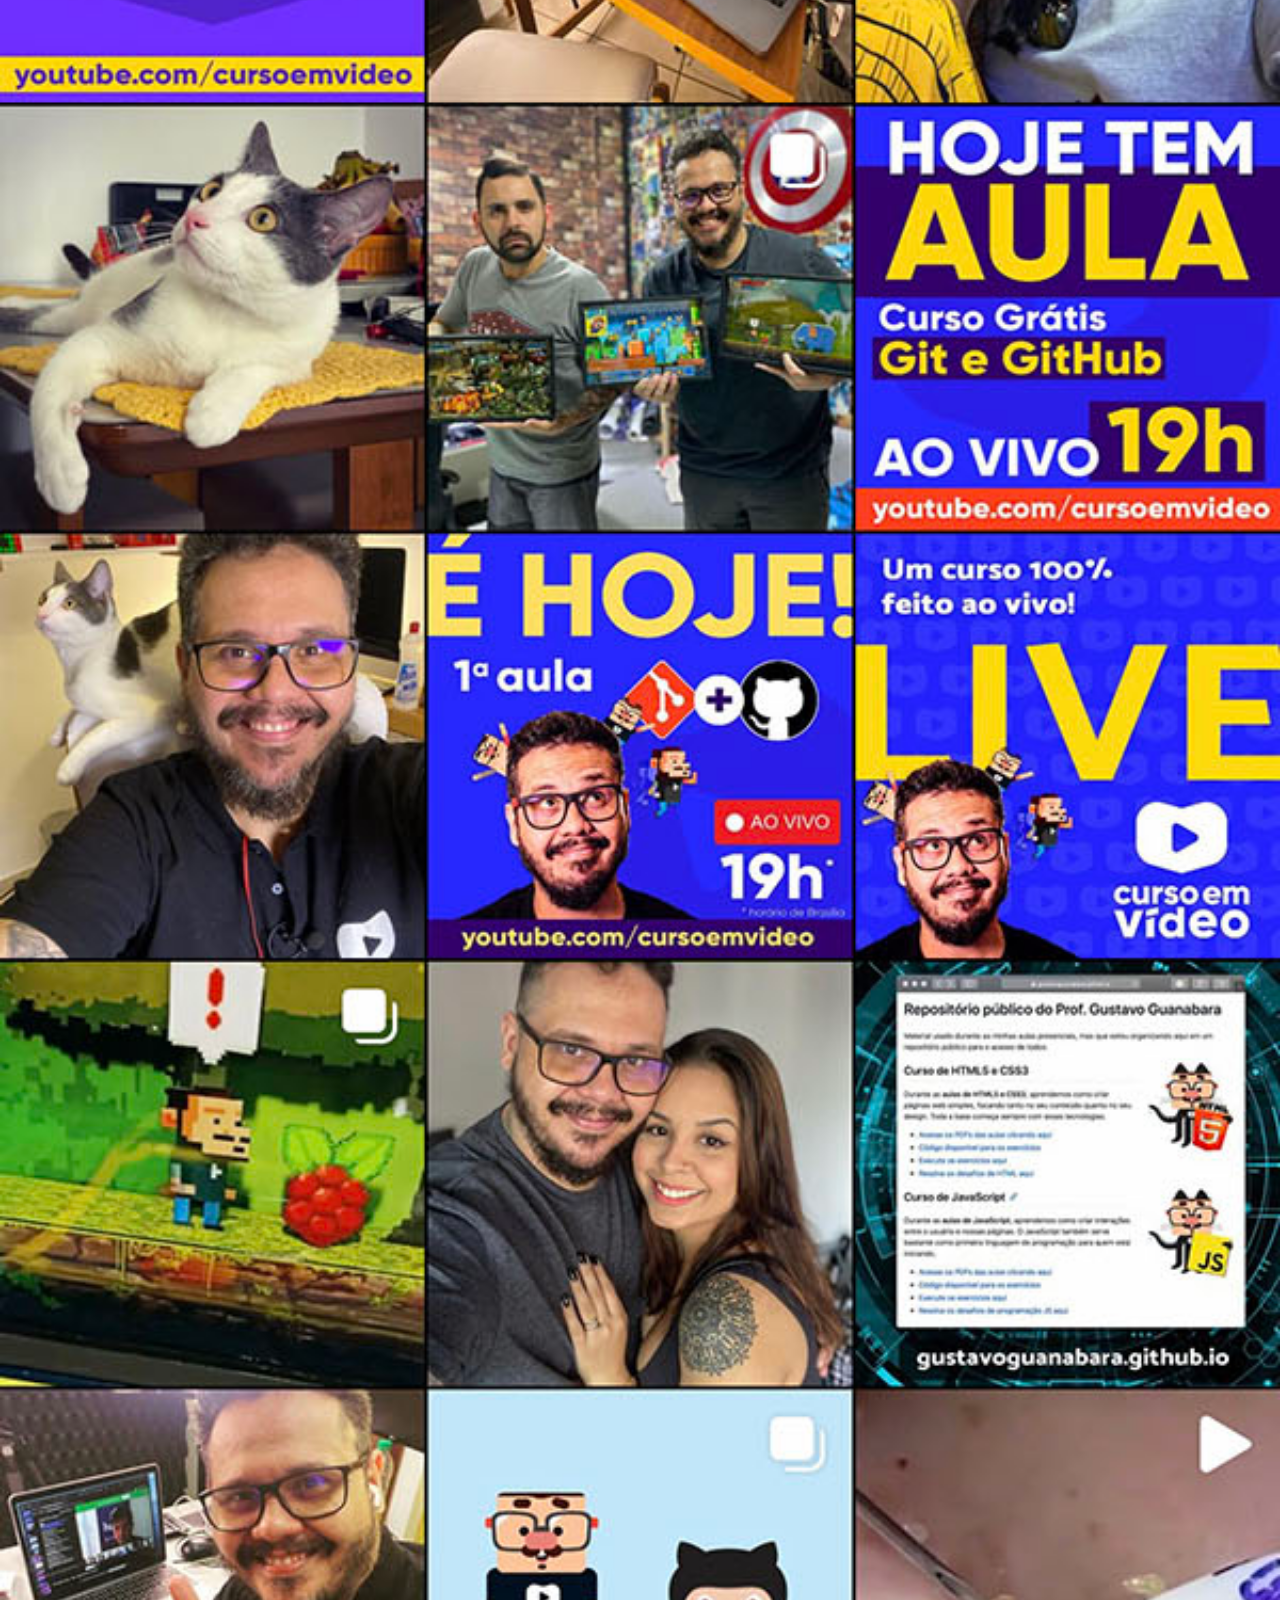
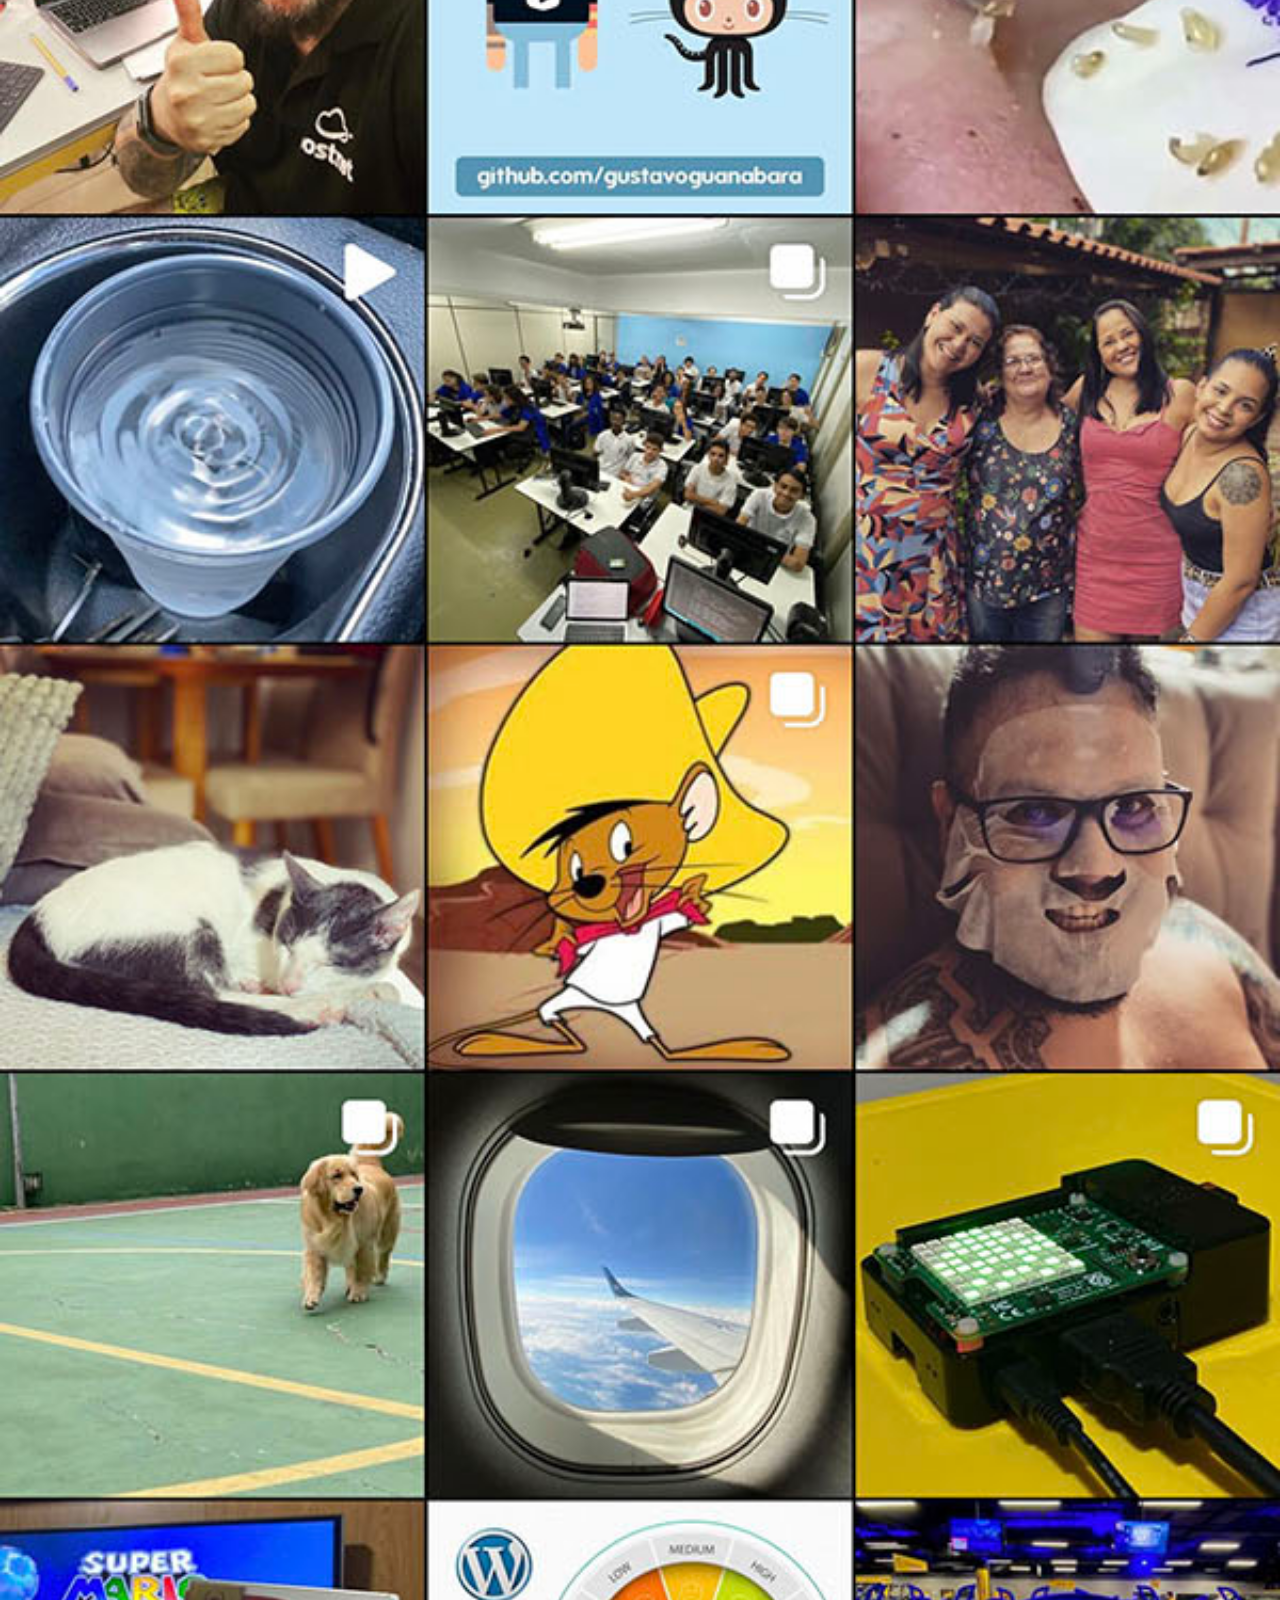
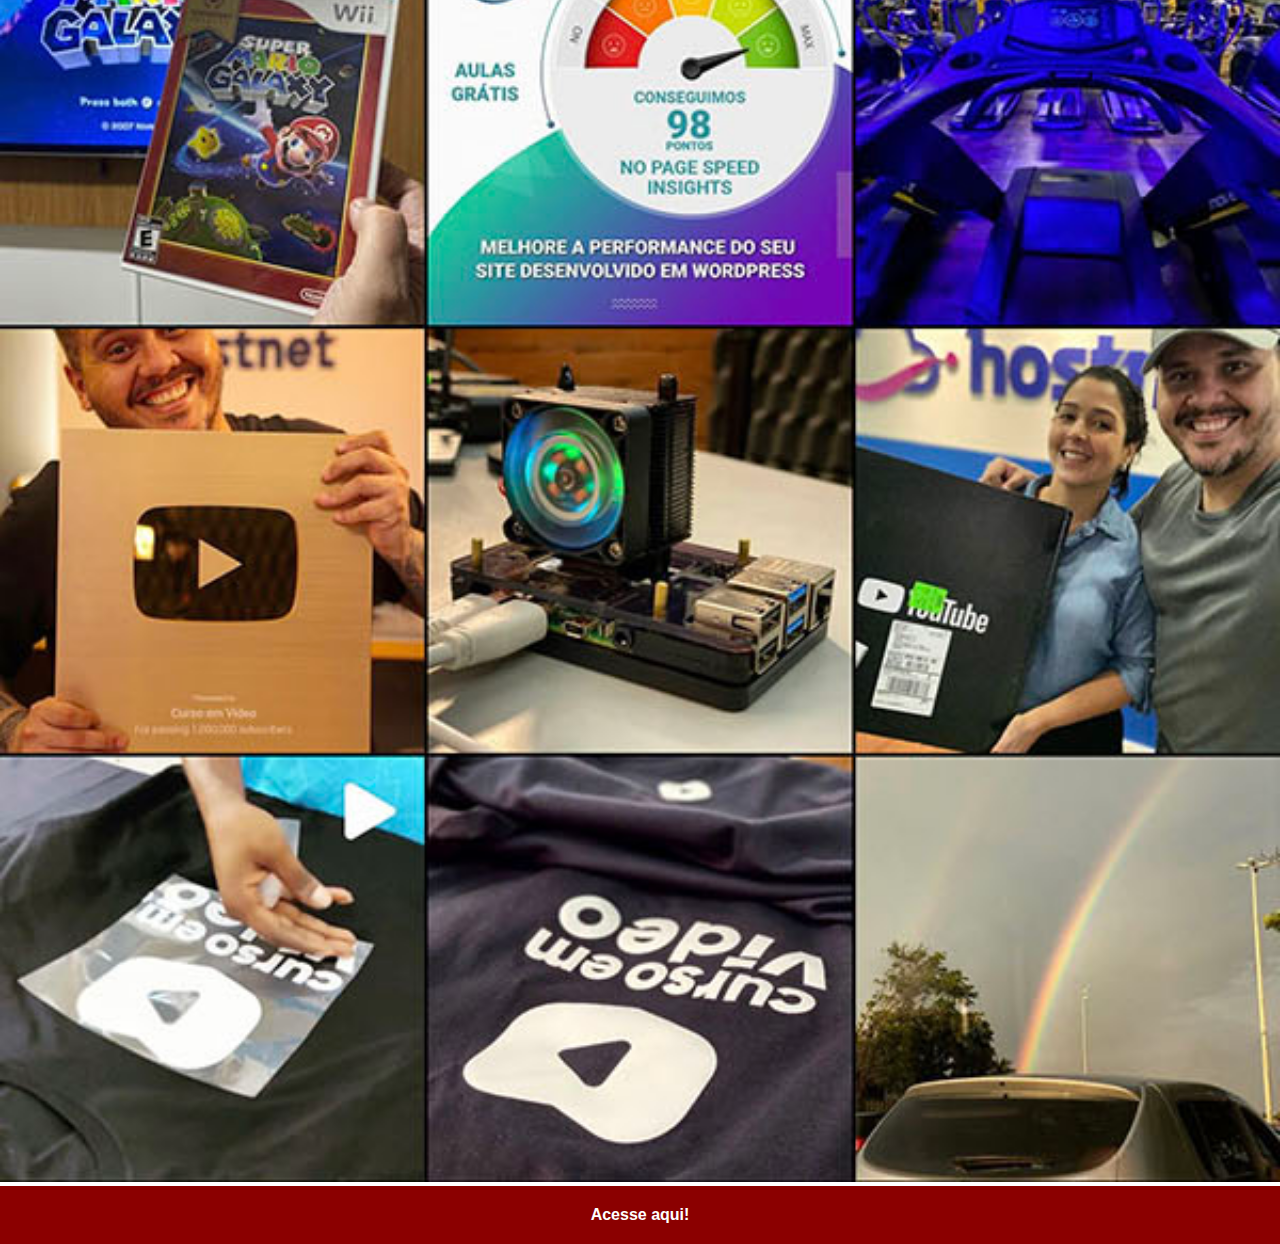
<file: instagram.html>
<!DOCTYPE html>
<html lang="pt-br">
<head>
    <meta charset="UTF-8">
    <meta name="viewport" content="width=device-width, initial-scale=1.0">
    <title>Instagram</title>

    <link rel="stylesheet" href="estilos social/social.css">

</head>
<body>

    <img src="imagens/tela-instagram.jpg" alt="Instagram">
    <a href="https://www.instagram.com/gustavoguanabara/" target="_blank">Acesse aqui!</a>
    
</body>
</html>
</file>
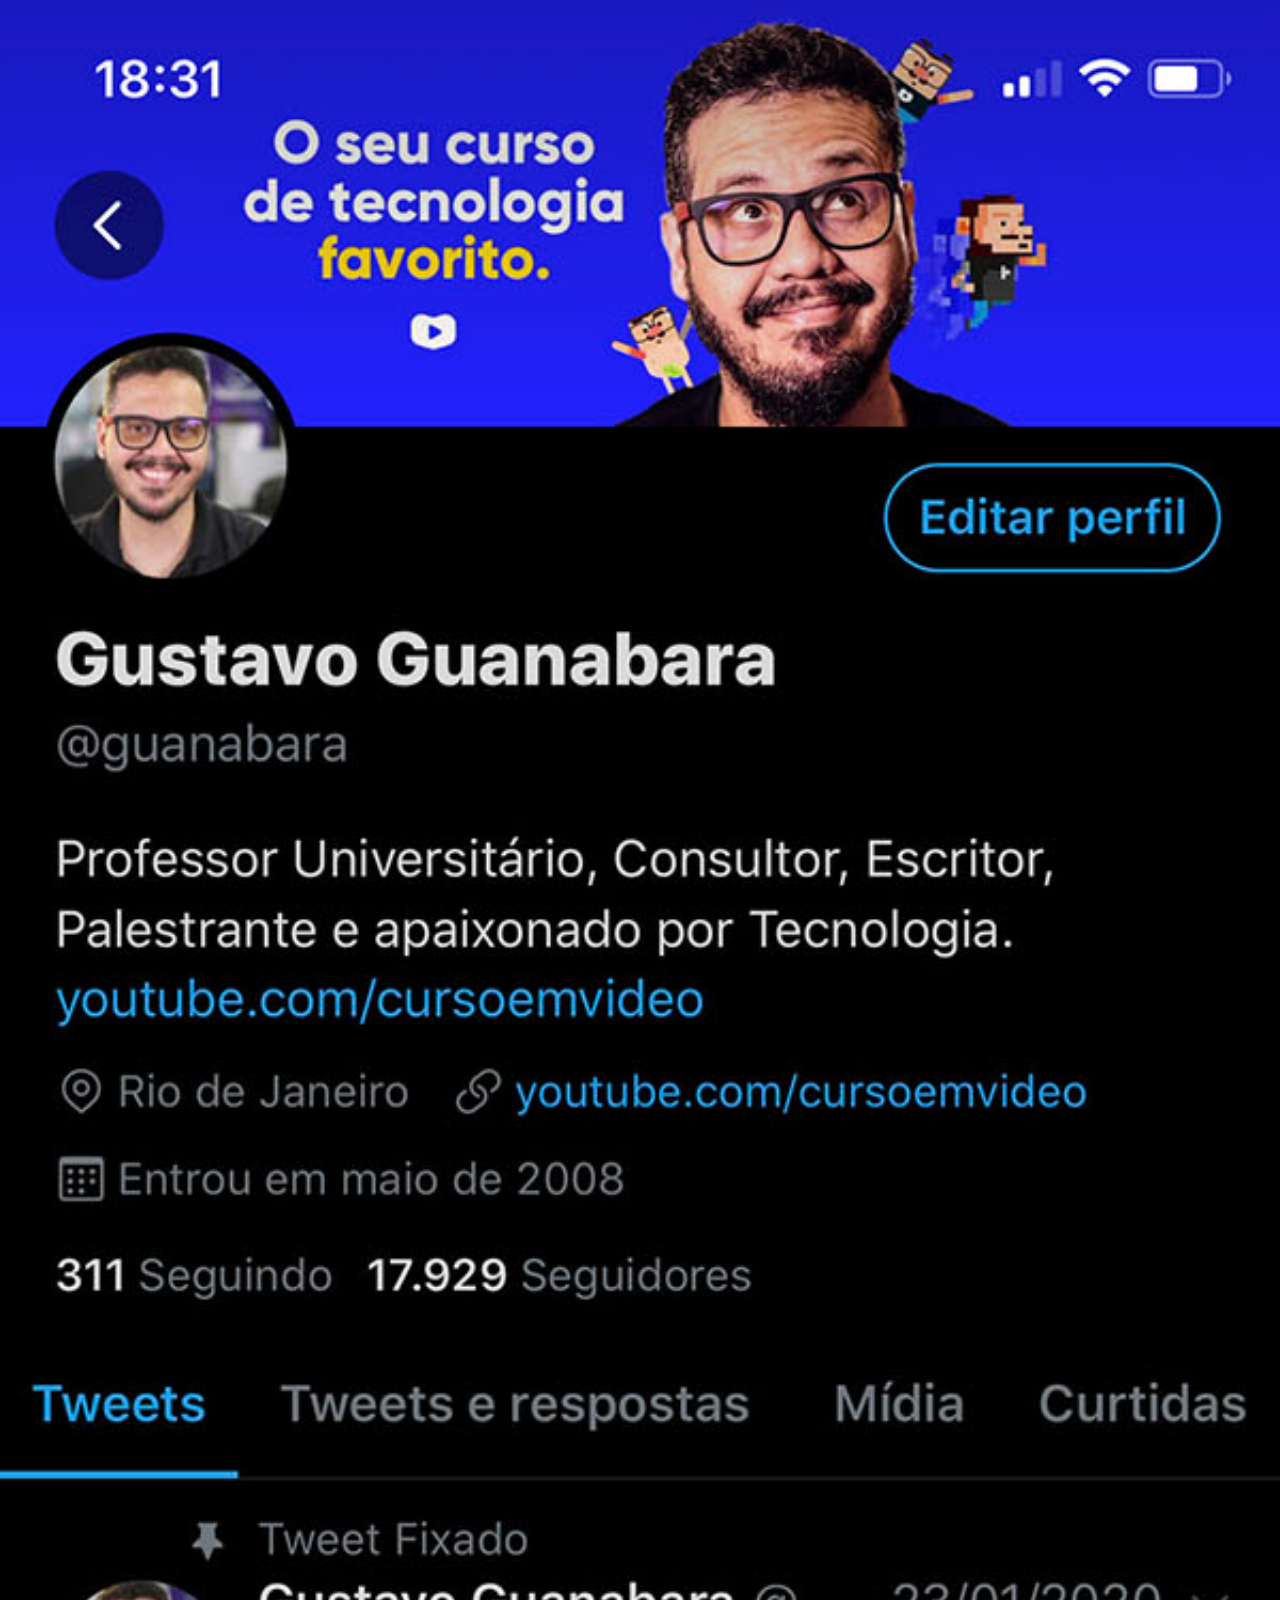
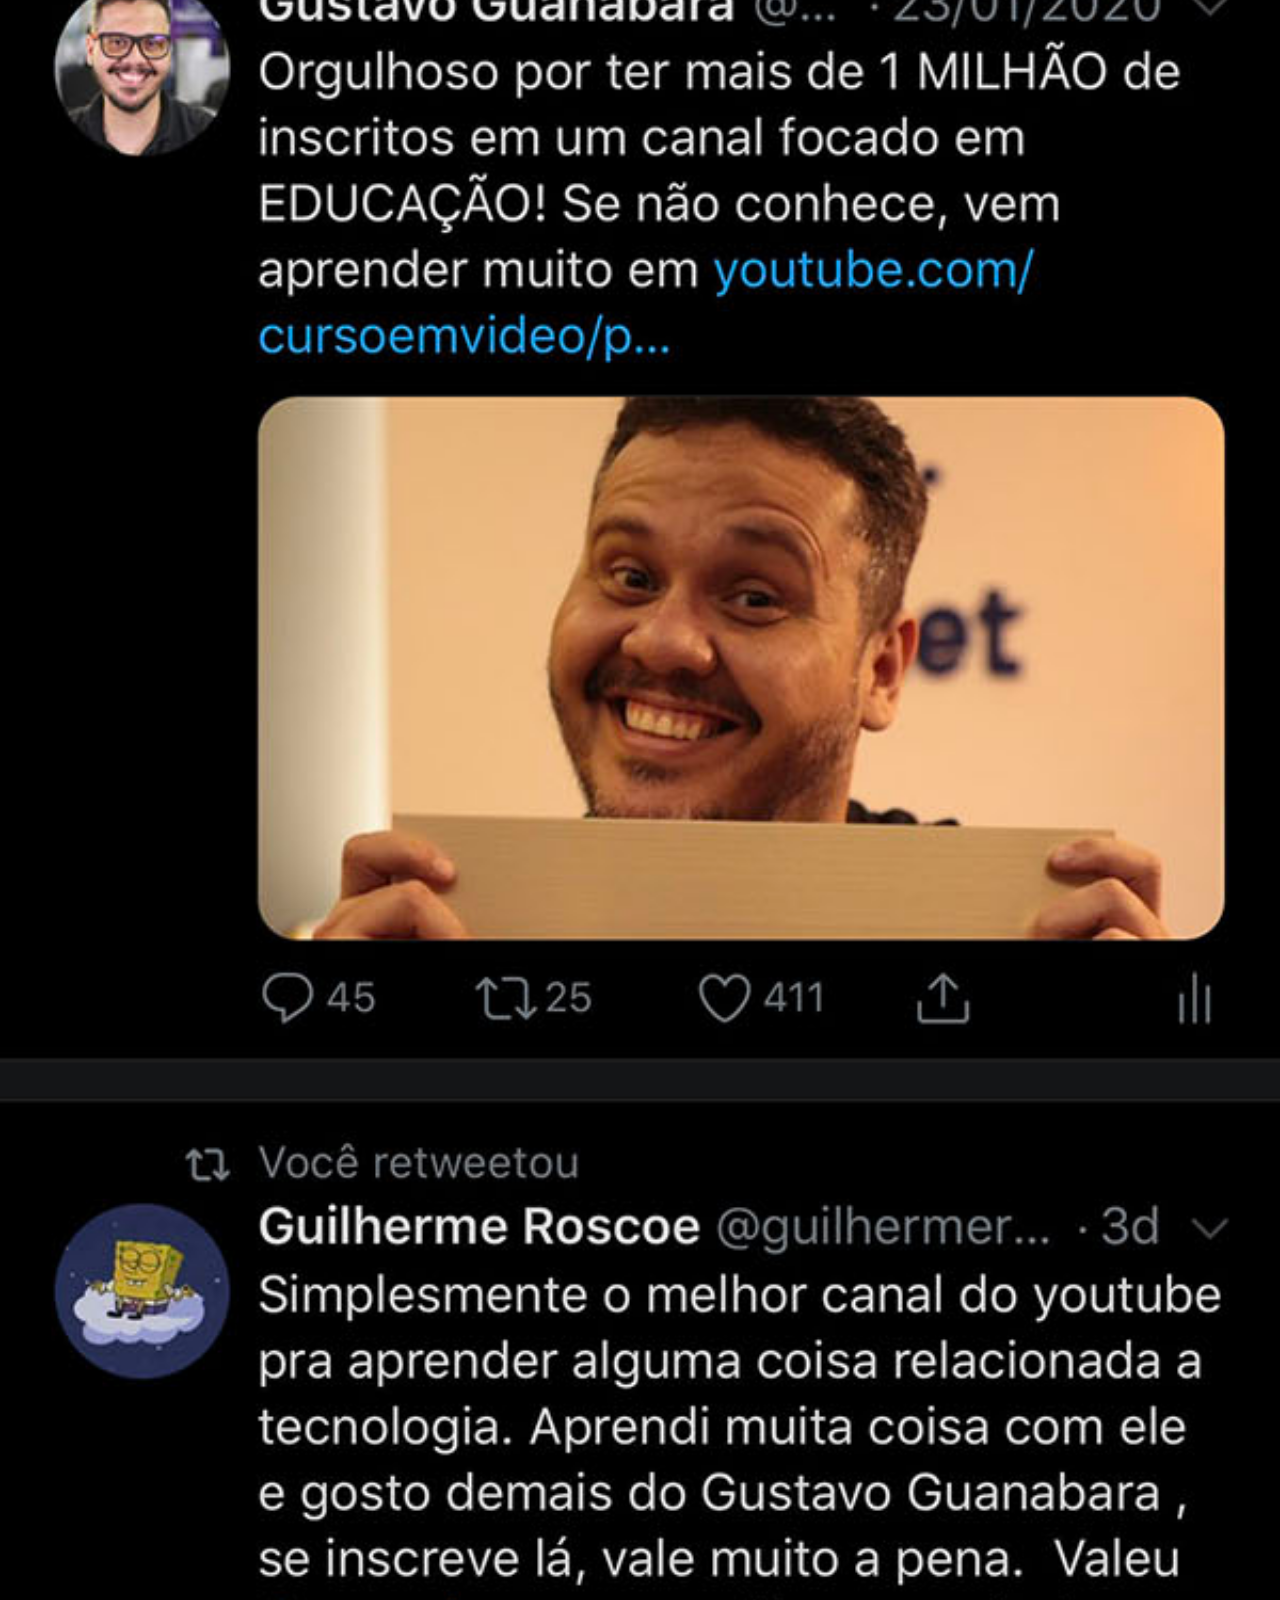
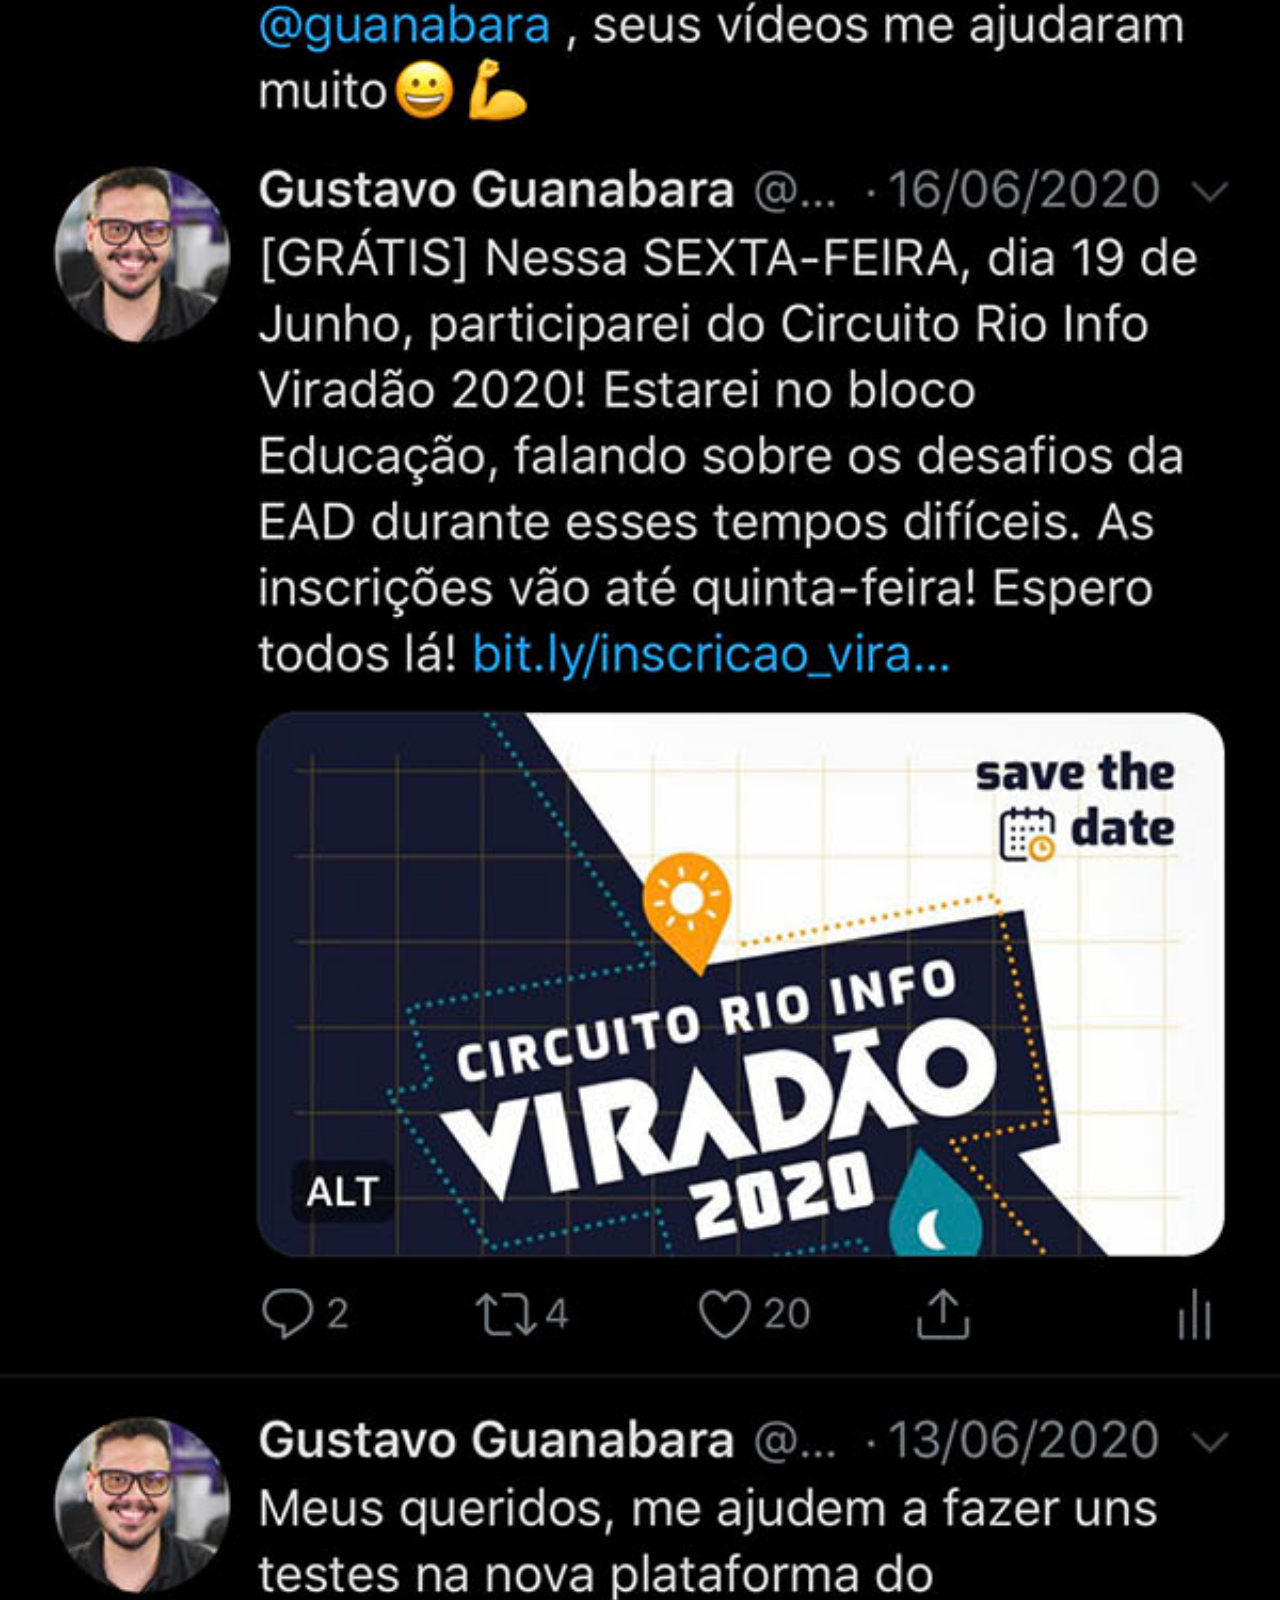
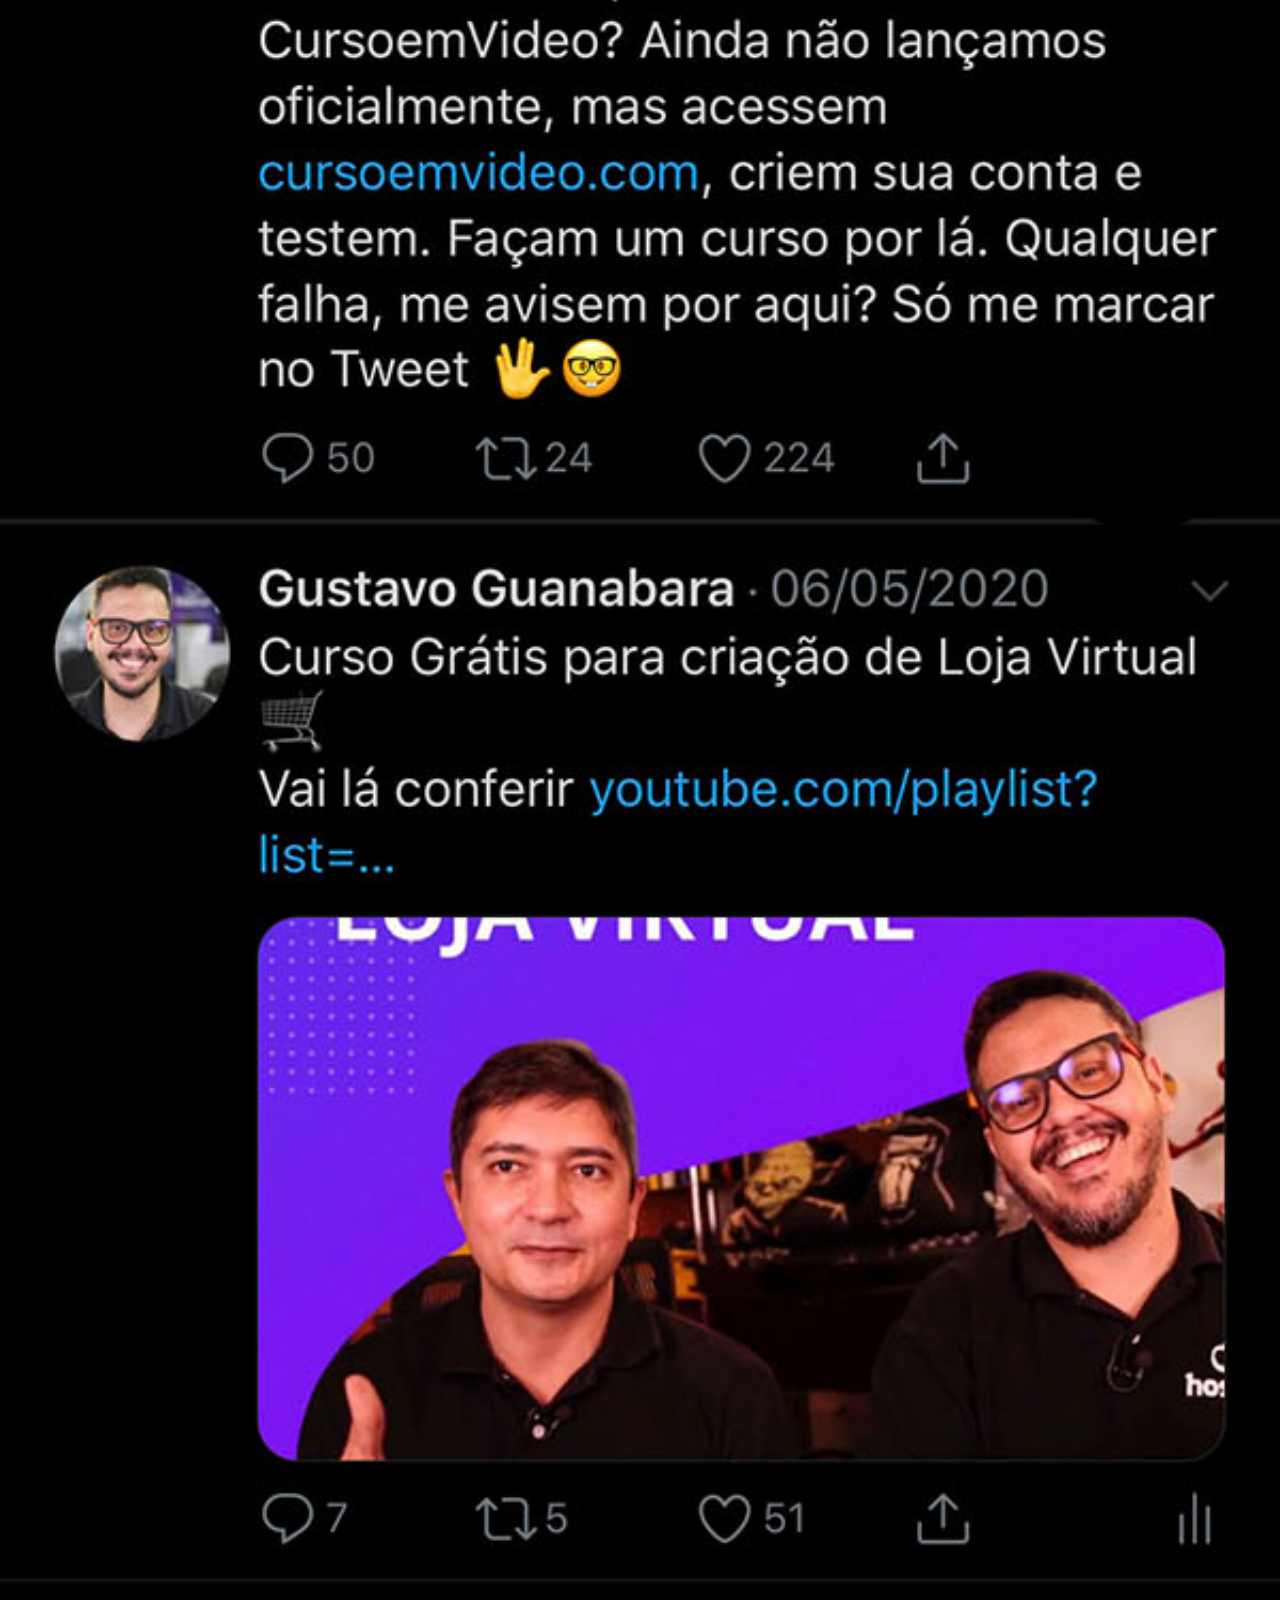
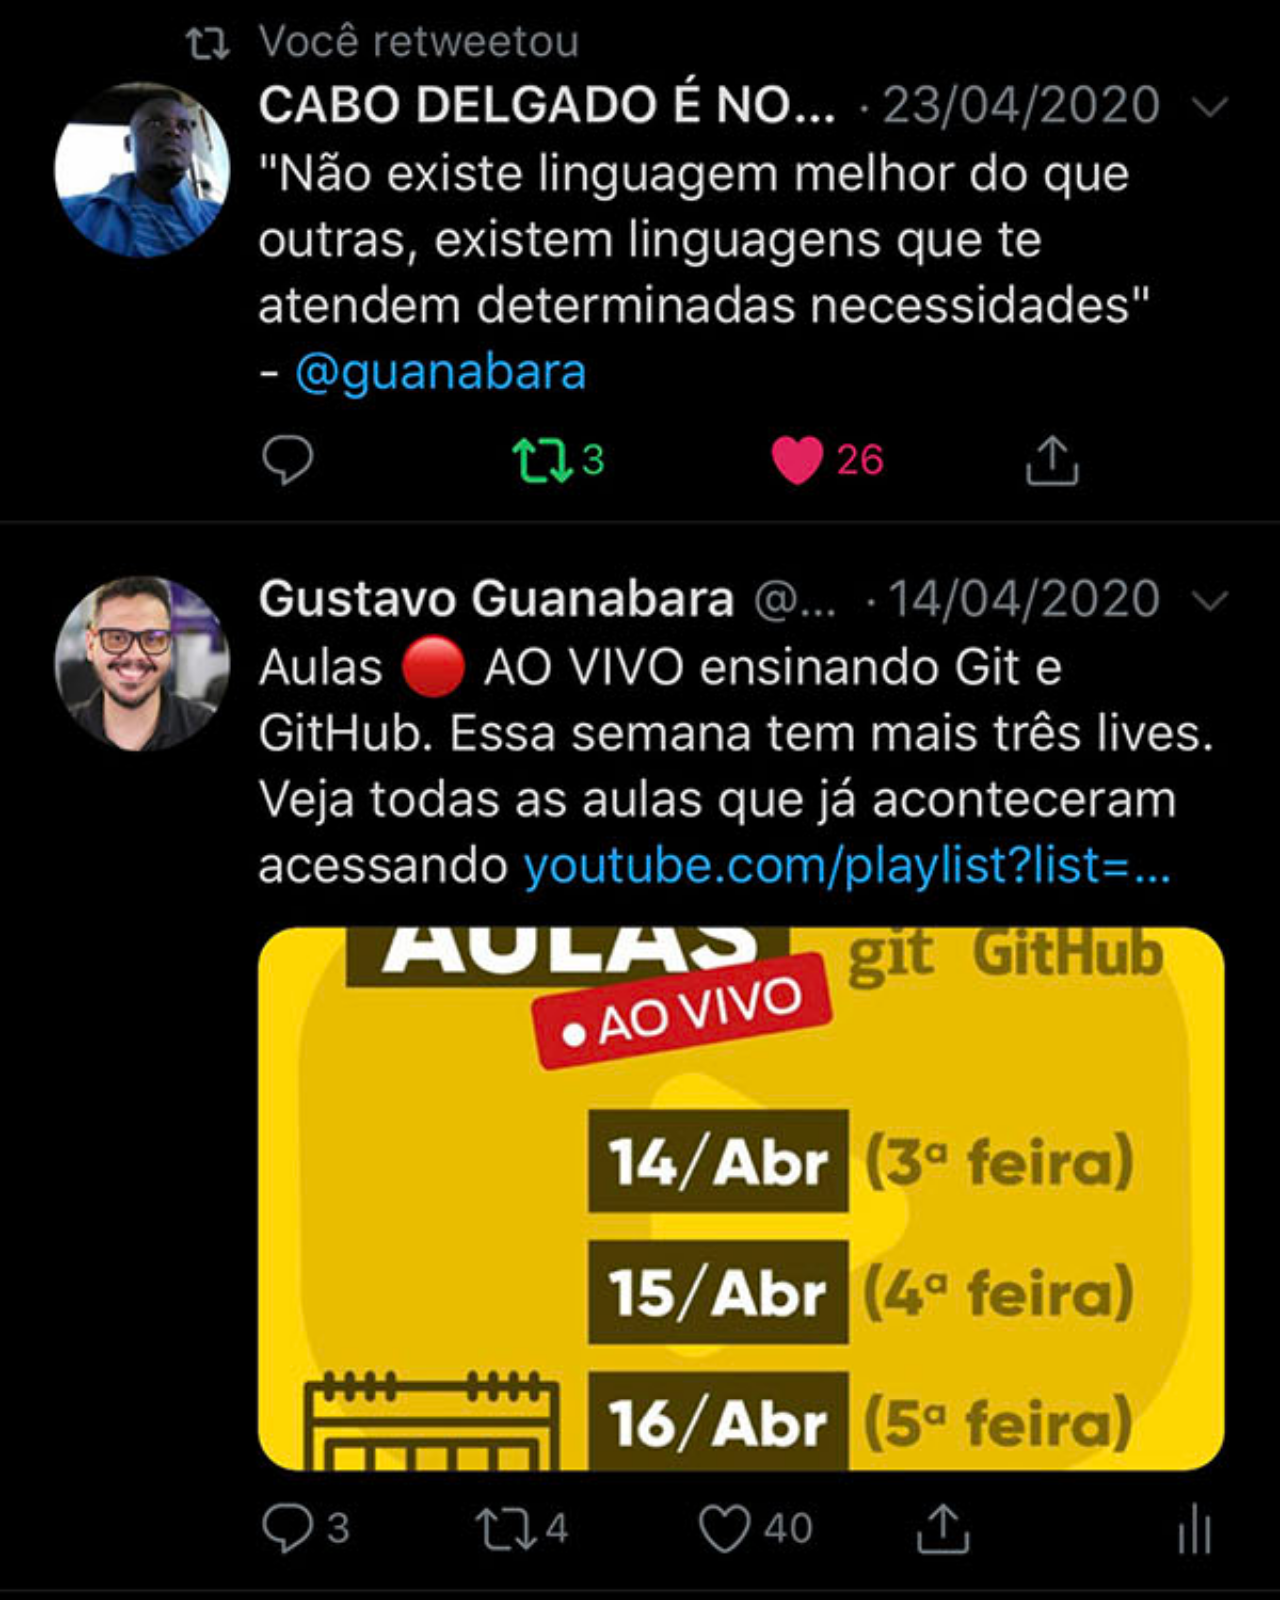
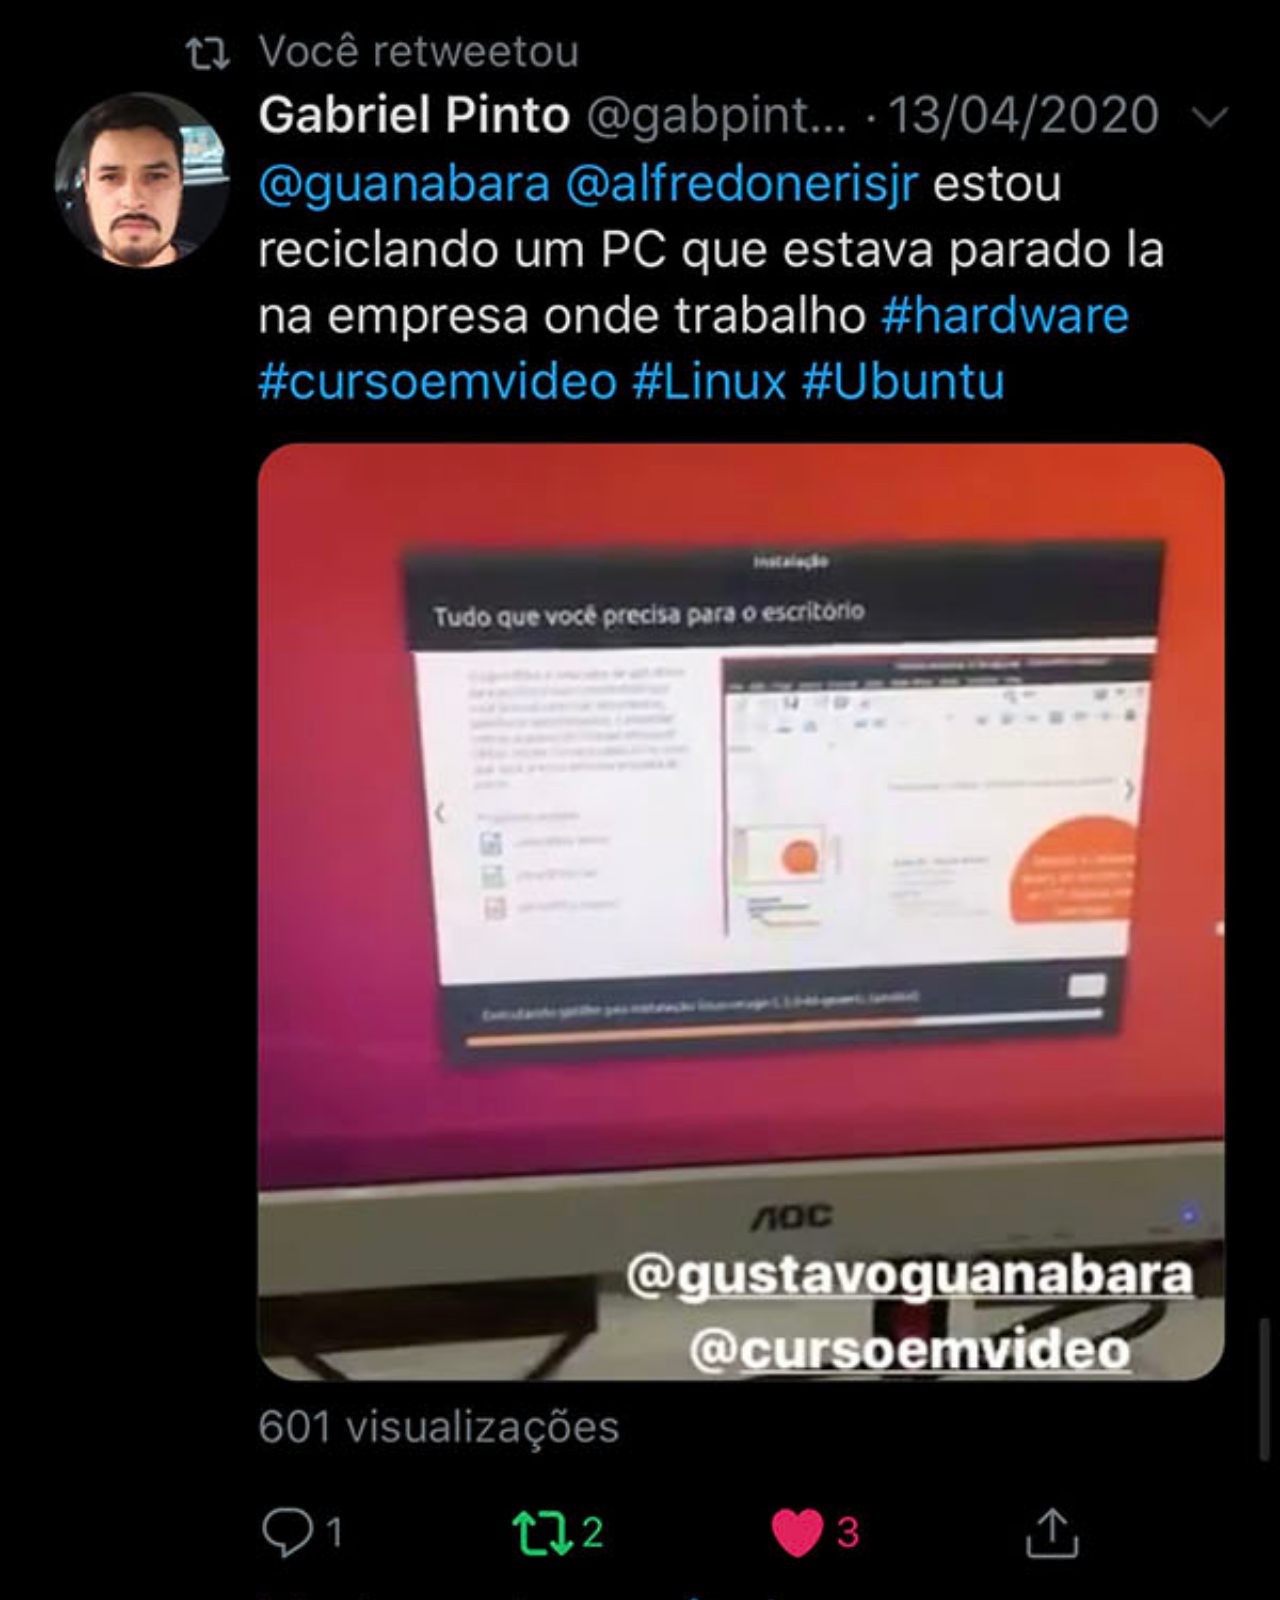
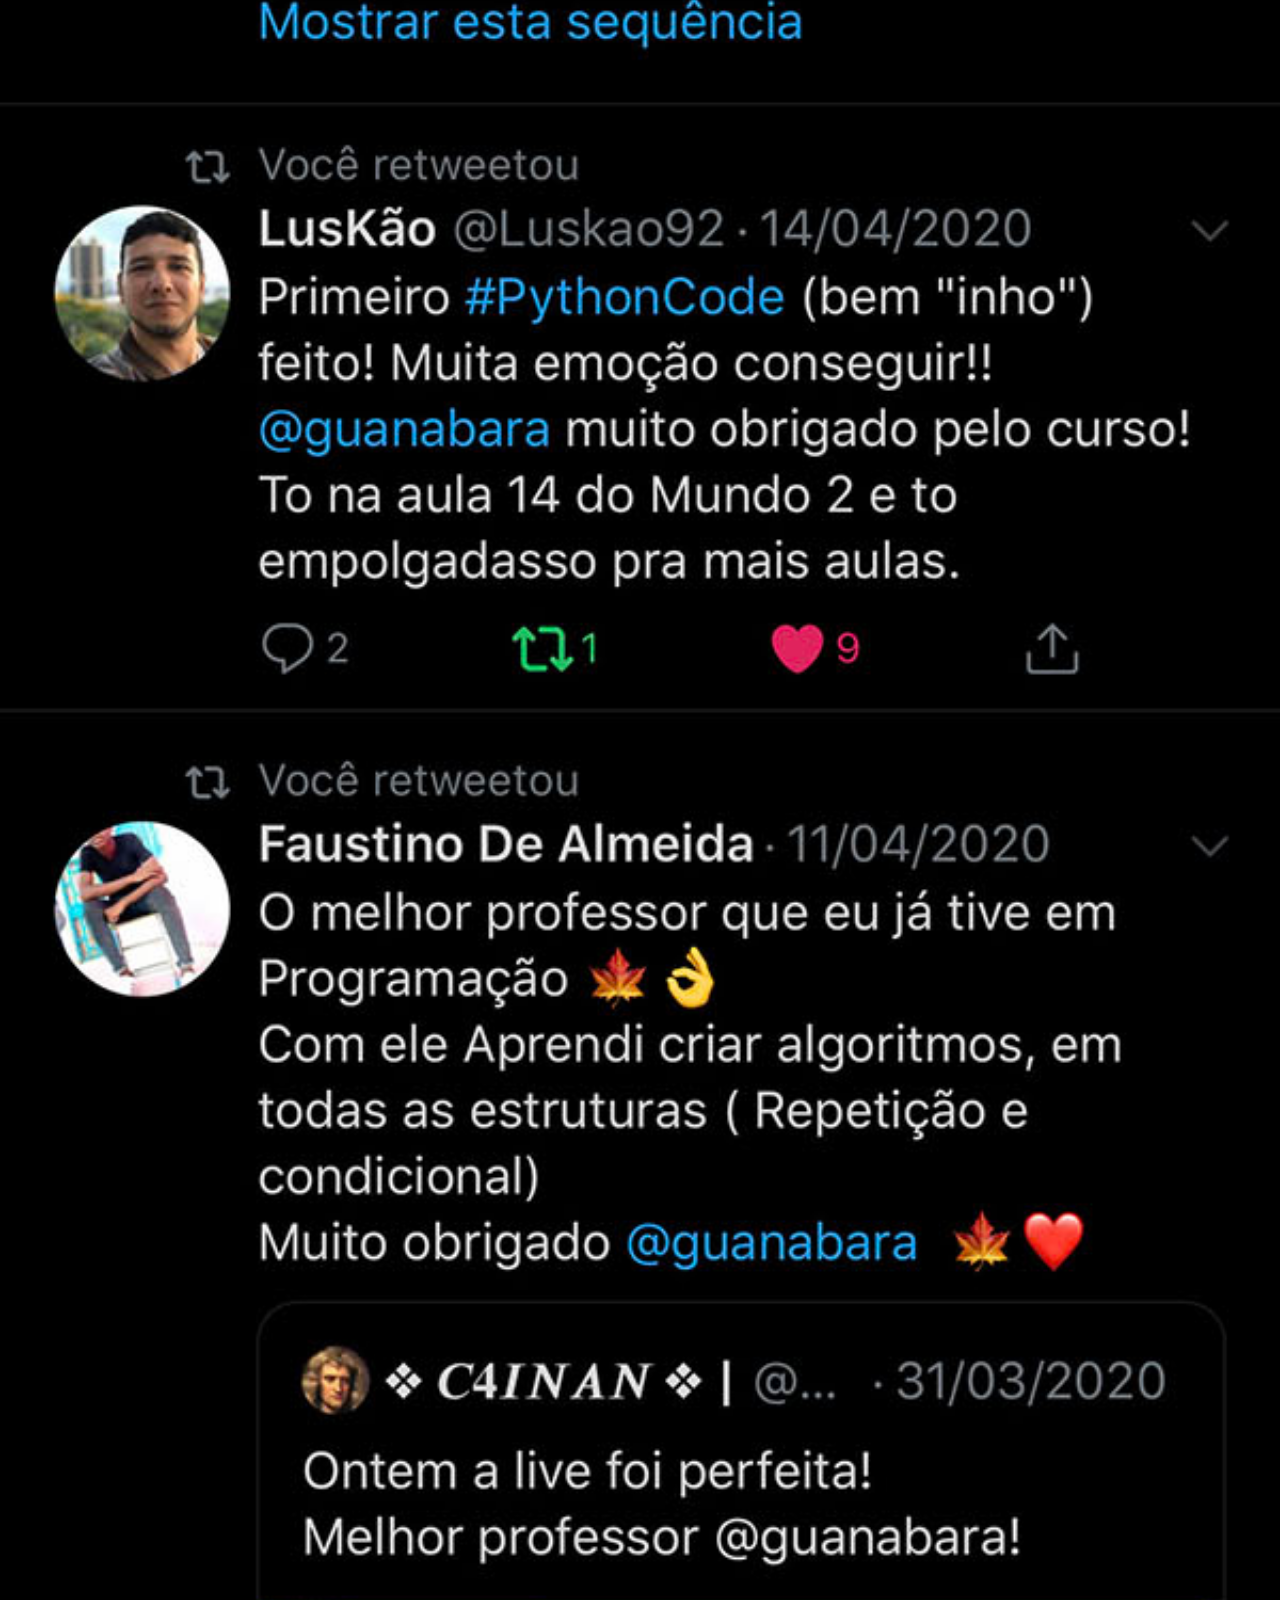
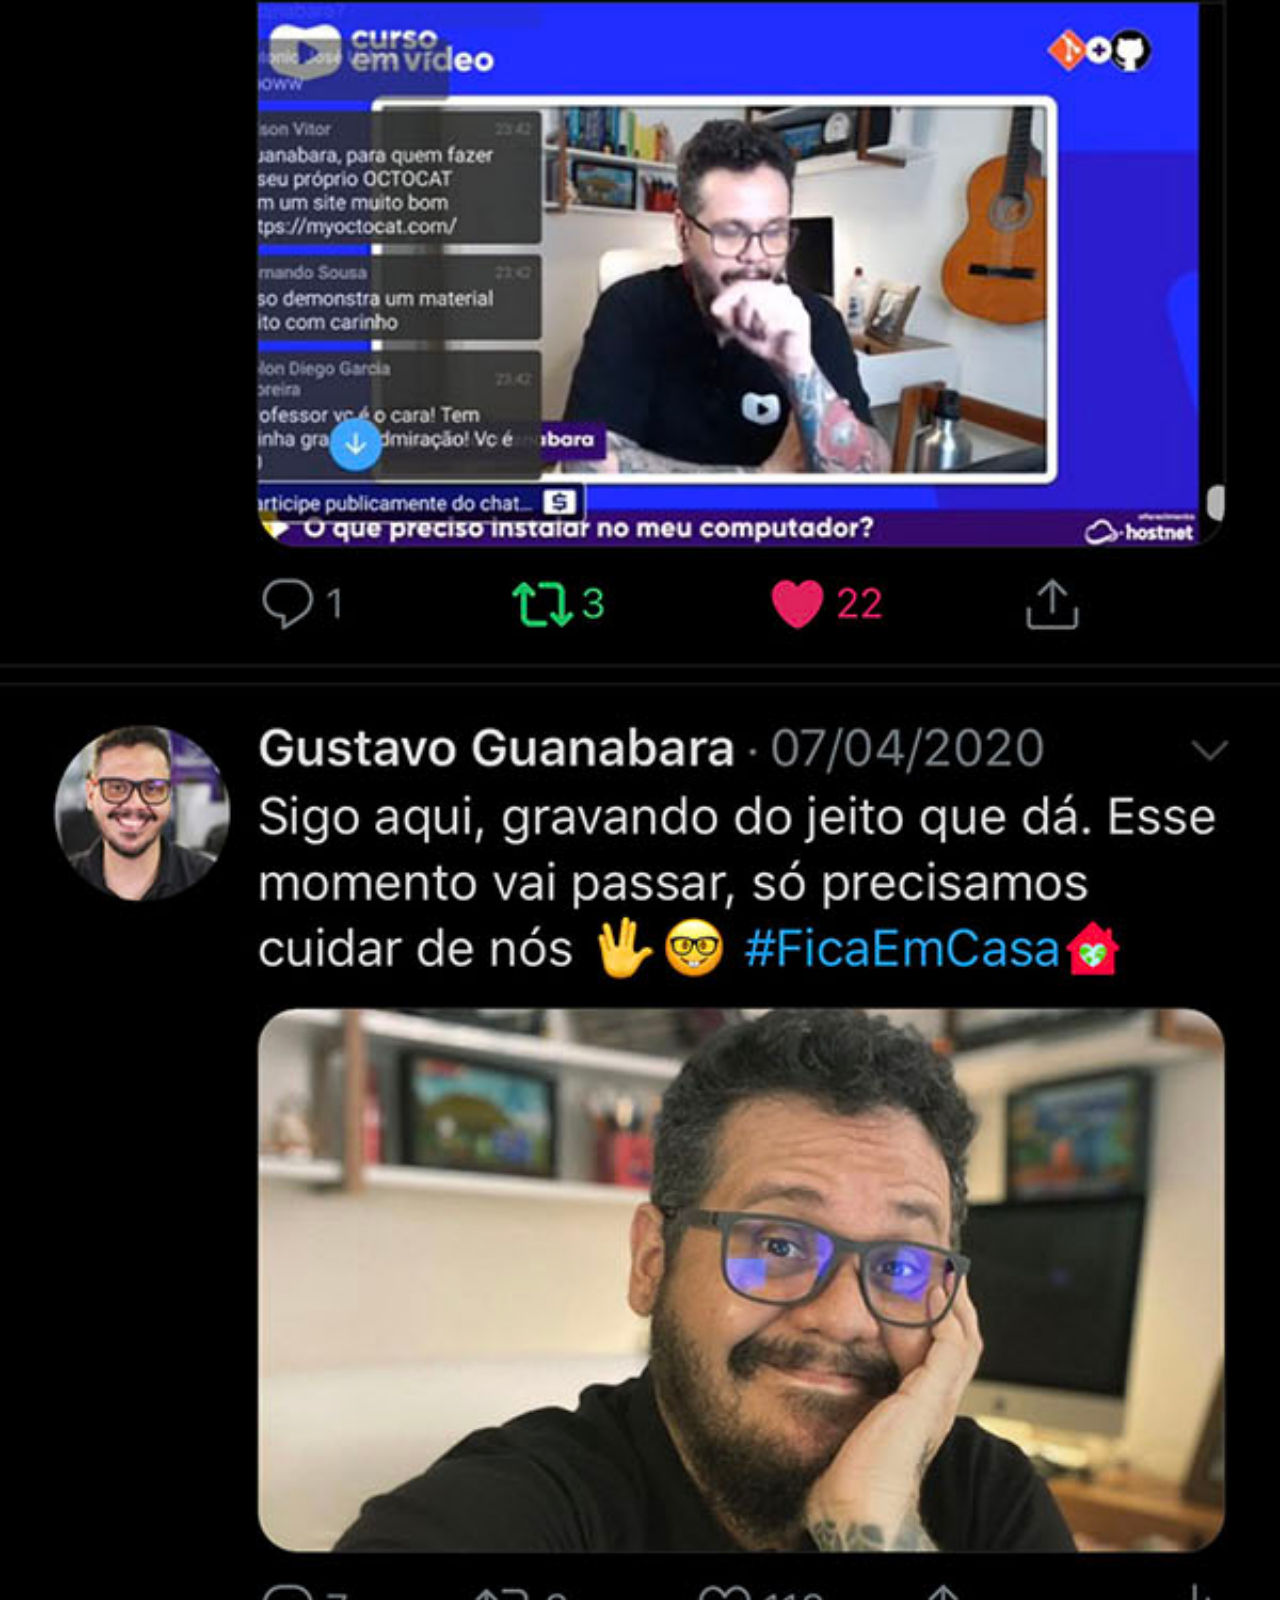
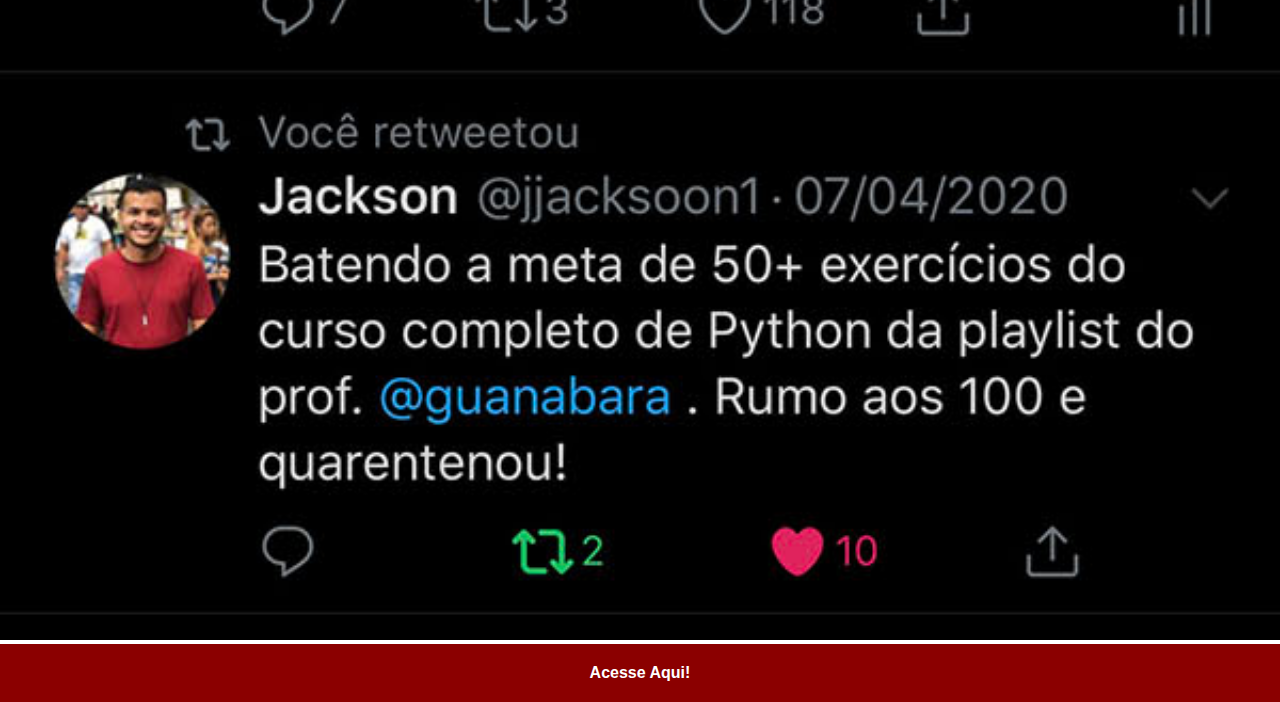
<file: twitter.html>
<!DOCTYPE html>
<html lang="pt-br">
<head>
    <meta charset="UTF-8">
    <meta name="viewport" content="width=device-width, initial-scale=1.0">
    <title>Twitter</title>

    <link rel="stylesheet" href="estilos social/social.css">

</head>
<body>

    <img src="imagens/tela-twitter.jpg" alt="Twitter">
    <a href="https://x.com/guanabara?lang=es" target="_blank">Acesse Aqui!</a>
    
</body>
</html>
</file>
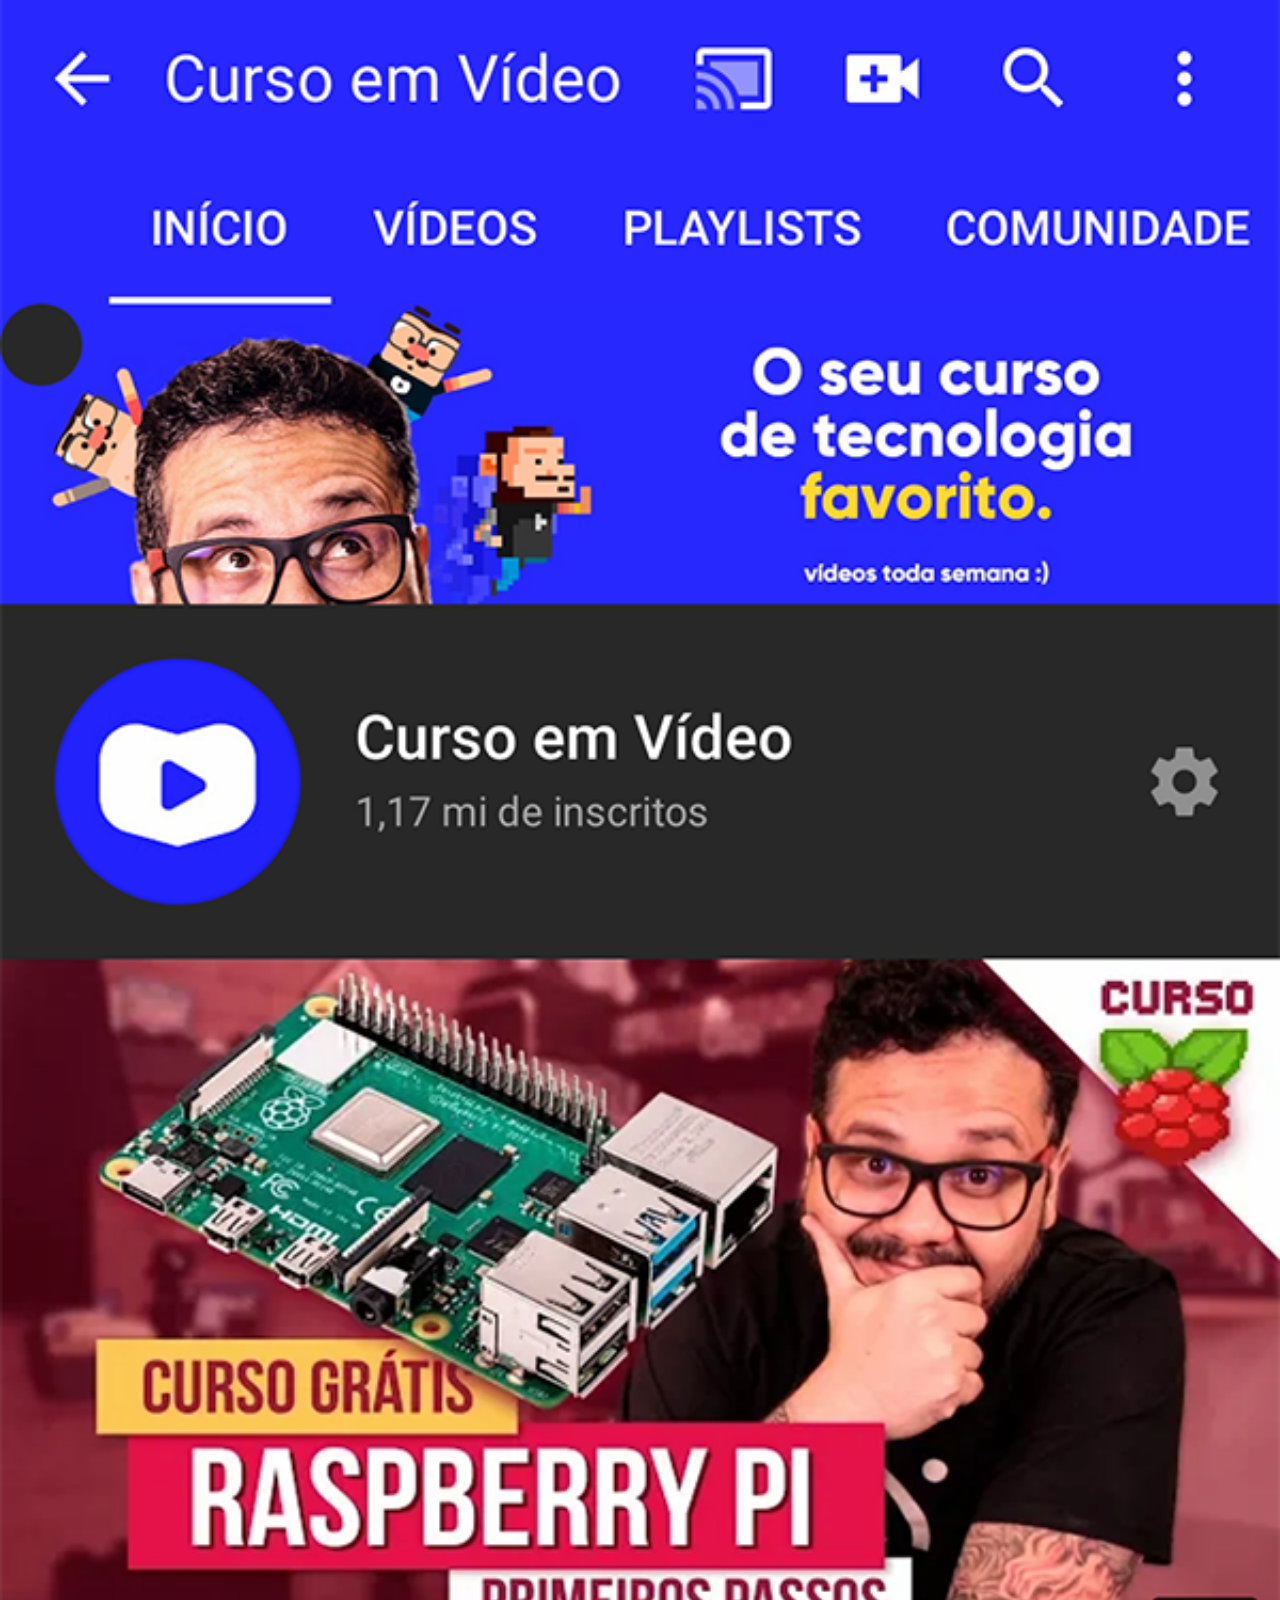
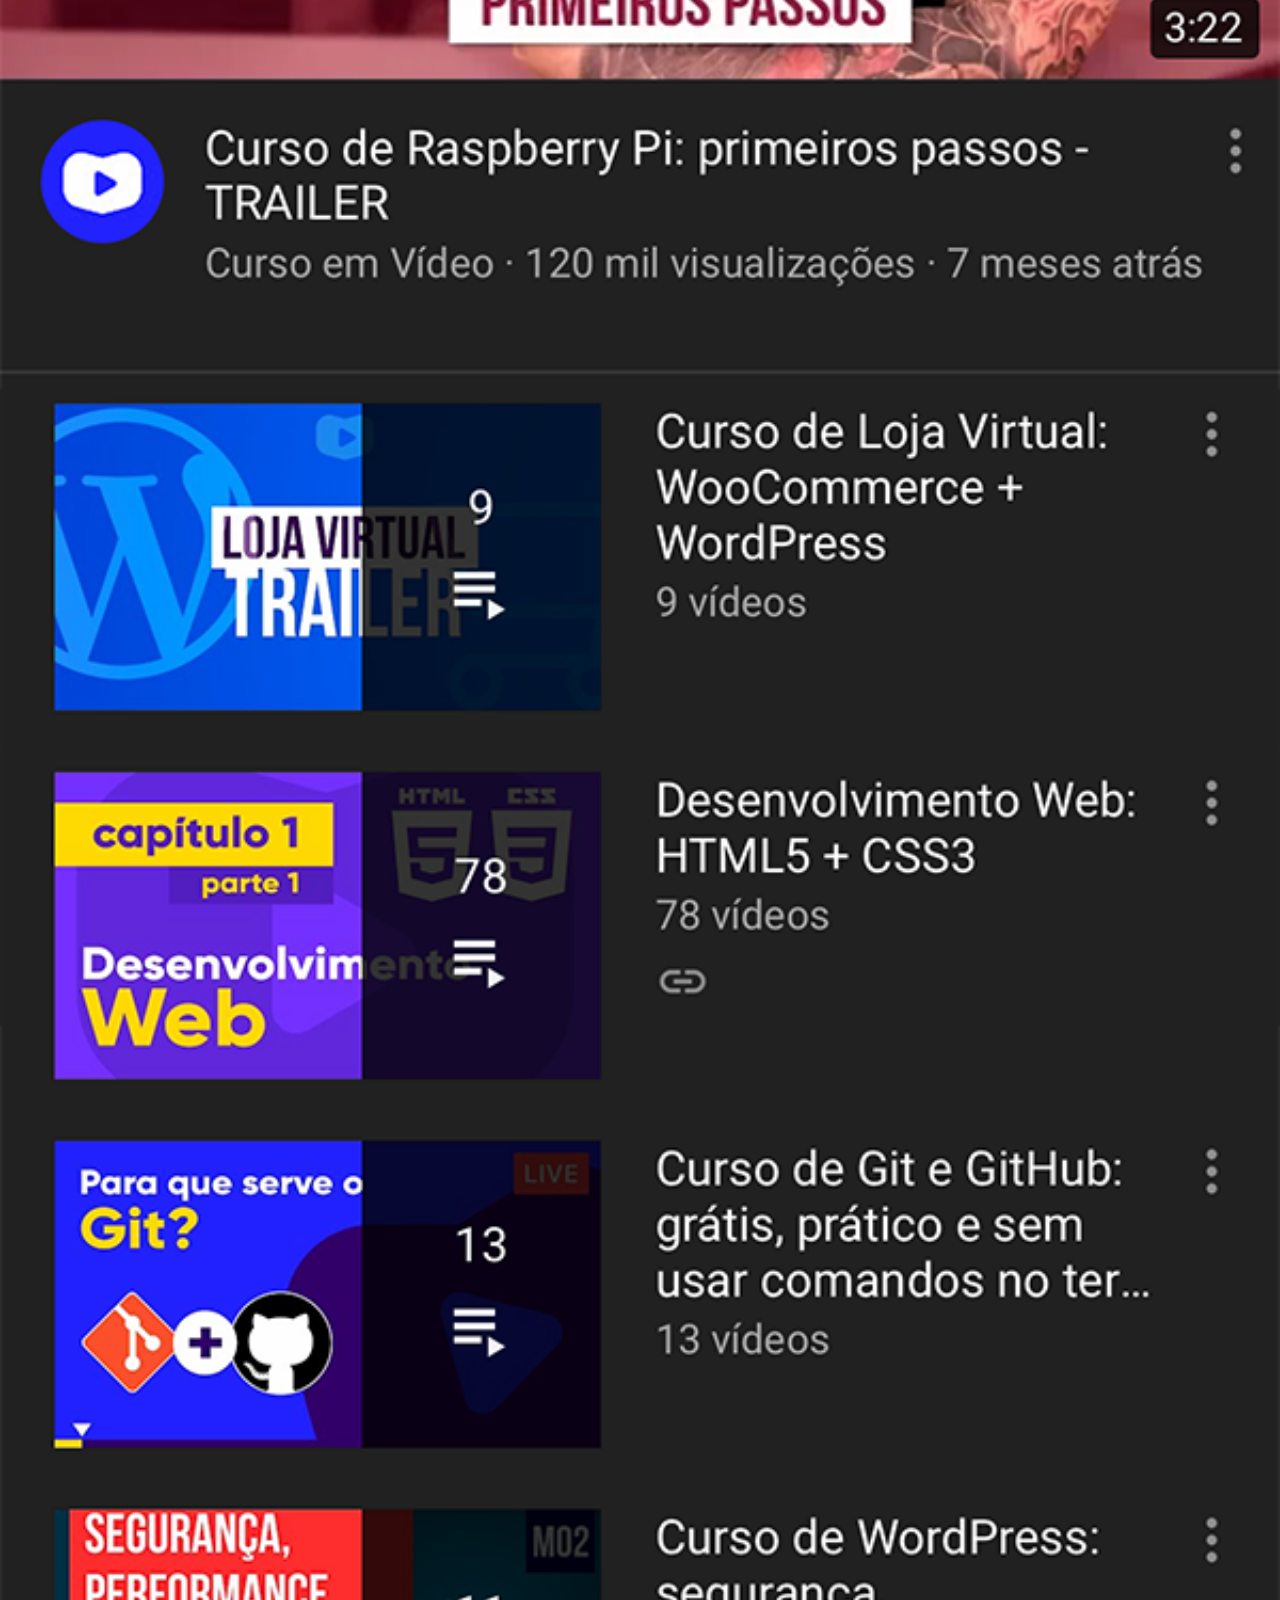
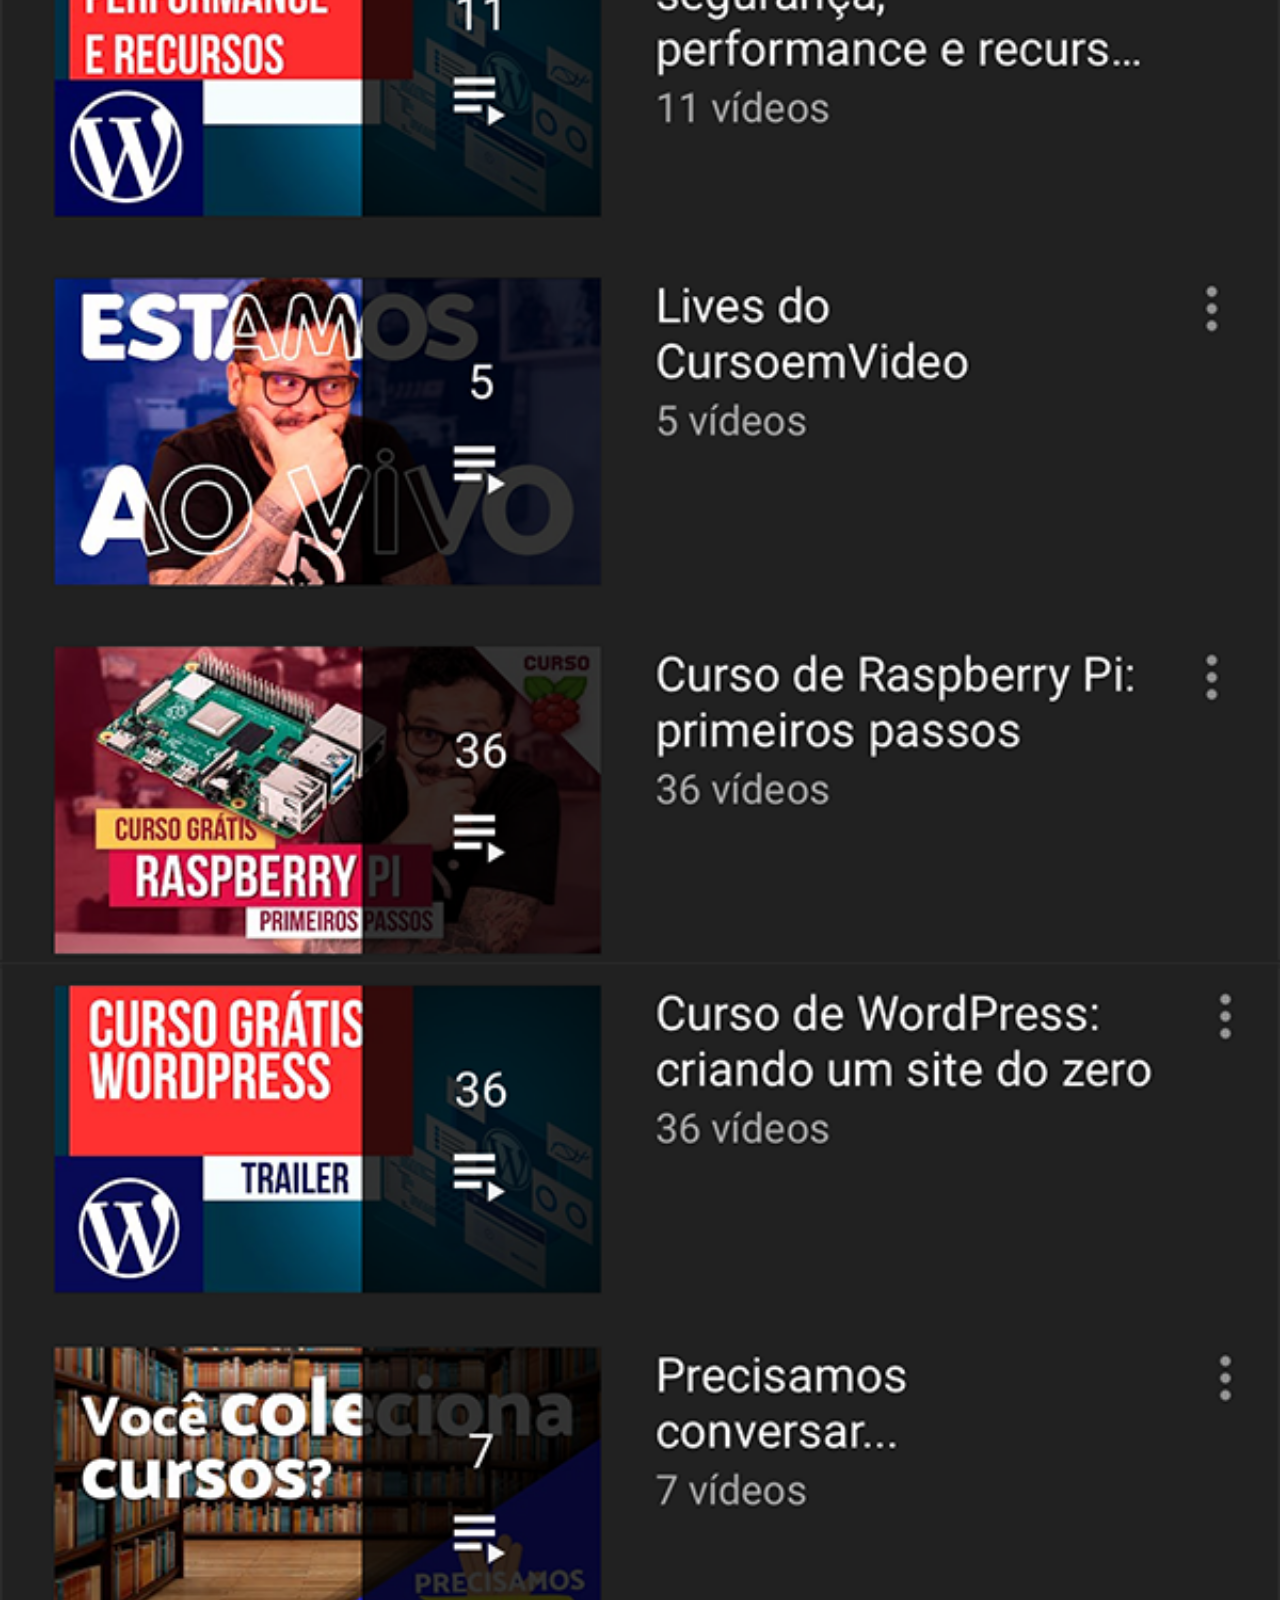
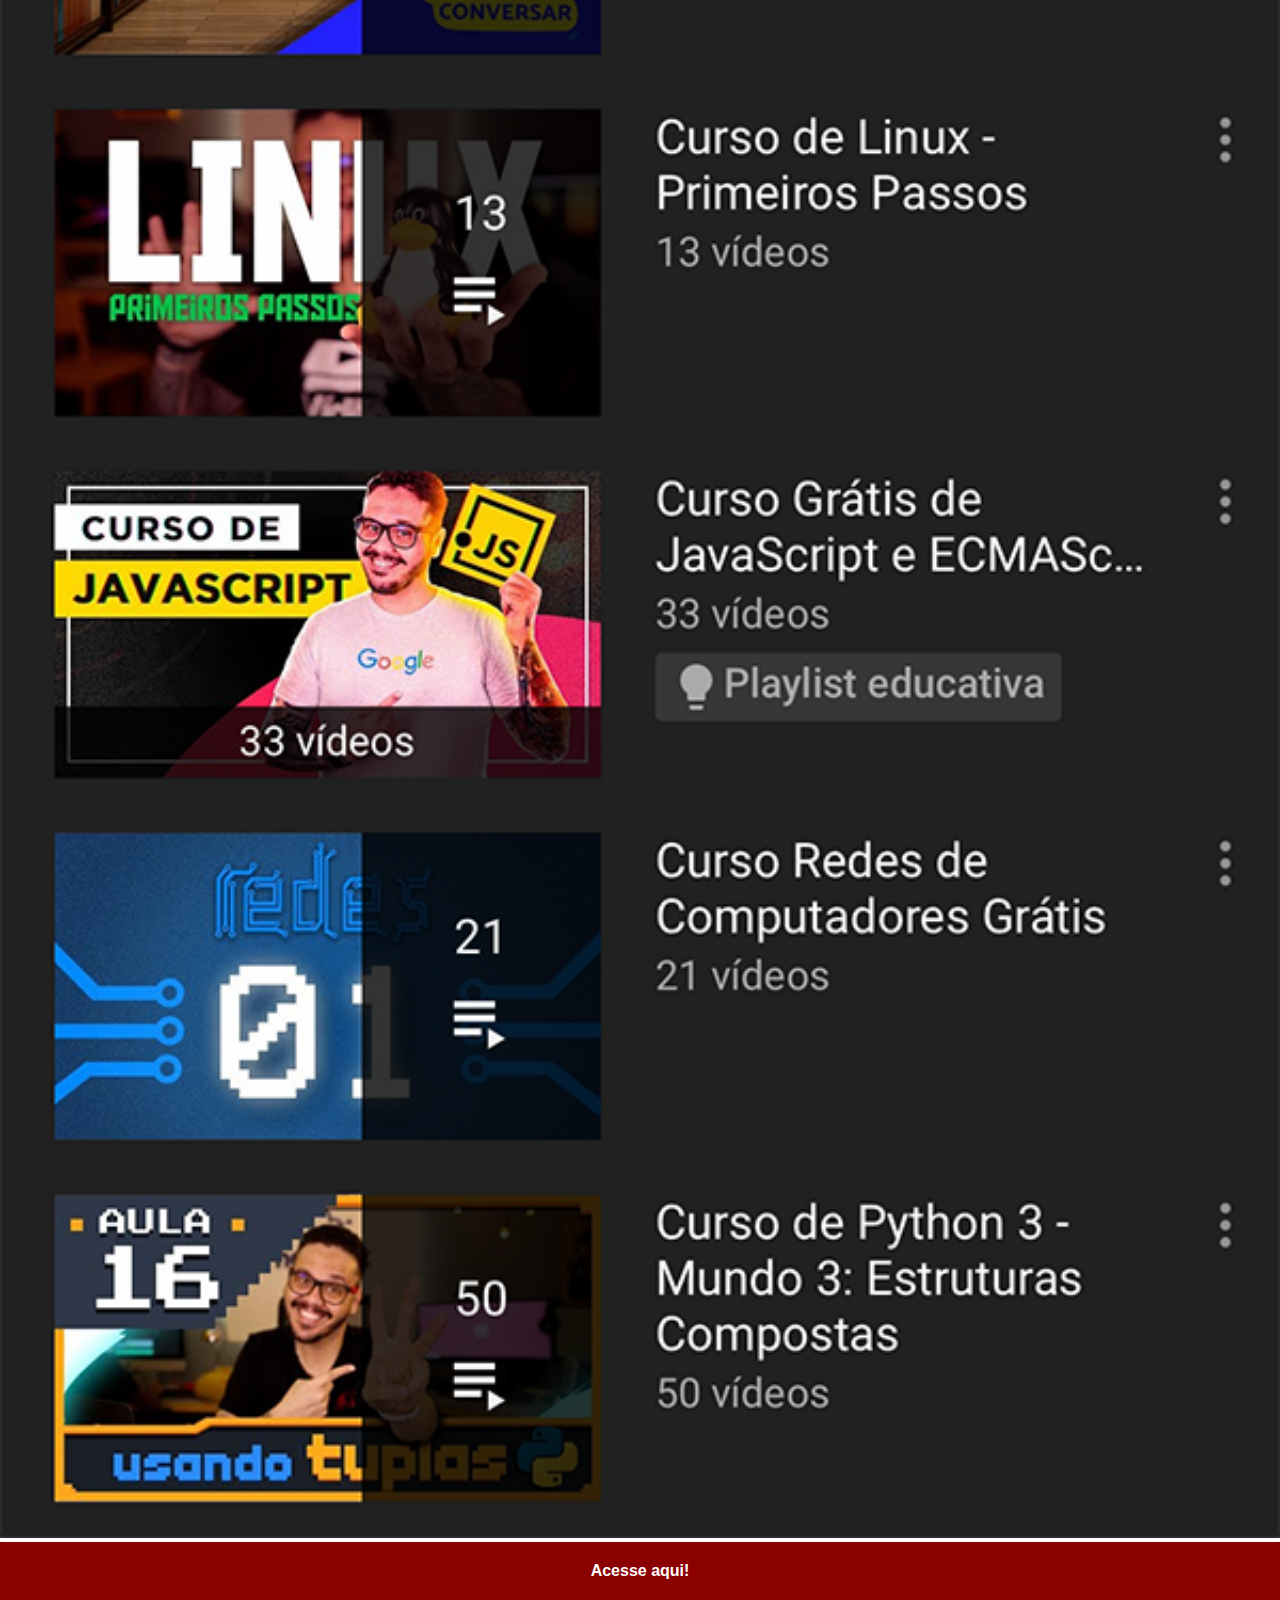
<file: youtube.html>
<!DOCTYPE html>
<html lang="pt-br">
<head>
    <meta charset="UTF-8">
    <meta name="viewport" content="width=device-width, initial-scale=1.0">
    <title>Youtube</title>
    
    <link rel="stylesheet" href="estilos social/social.css">

</head>
<body>

    <img src="imagens/tela-youtube.png" alt="Youtube">
    <a href="https://www.youtube.com/c/CursoemV%C3%ADdeo/playlists" target="_blank">Acesse aqui!</a>
    
</body>
</html>
</file>
<file: estilos/style.css>
@charset "UTF-8";

*{
    margin: 0px;
    padding: 0px;
    font-family: Arial, Helvetica, sans-serif;
}

html, body{
    height: 100vh;
    width: 100vw;
    background-color: black;
}

body{
    background: url('../imagens/fundo-madeira.jpg') no-repeat top center;
    background-size: cover;
    background-attachment: fixed;
}

main{
    position: relative;
    height: 100vh;
}

section#telefone{
    position: absolute;
    top: 50%;
    left: 50%;
    transform: translate(-50%, -50%);

    height: 627px;
    width: 311px;
    background:url('../imagens/frame-iphone.png') no-repeat;
}

iframe#tela{
    position: relative;
    top: 80px;
    left: 22px;
    width: 267px;
    height: 471px;
}

section#redes-sociais{
    text-align: right;
}

section#redes-sociais img{
    width: 50px;
    margin: 10px;
    border-radius: 50%;
    box-shadow: 2px 2px 5px rgba(0, 0, 0, 0.400);
    box-sizing: border-box;
}

section#redes-sociais img:hover{
    border: 2px solid rgba(255, 255, 255, 0.63);
    transform: translate(-3px, -3px);
    box-shadow: 5px 5px 10px rgba(0, 0, 0, 0.623);
    transition: transform .3s, border 1s;

}
</file>
<file: estilos social/social.css>
@charset "UTF-8";

  *{
            margin: 0px;
            padding: 0px;
            font-family: Arial, Helvetica, sans-serif;
        }

        ::-webkit-scrollbar{
            width: 0px;
            height: 0px;
        }

        img{
            width: 100vw;
        }

        a{
            display: block;
            background-color: darkred;
            color: white;
            padding: 20PX;
            text-align: center;
            font-weight: bolder;
            text-decoration: none;
        }

        a:hover{
            background-color:red ;
        }
</file>
